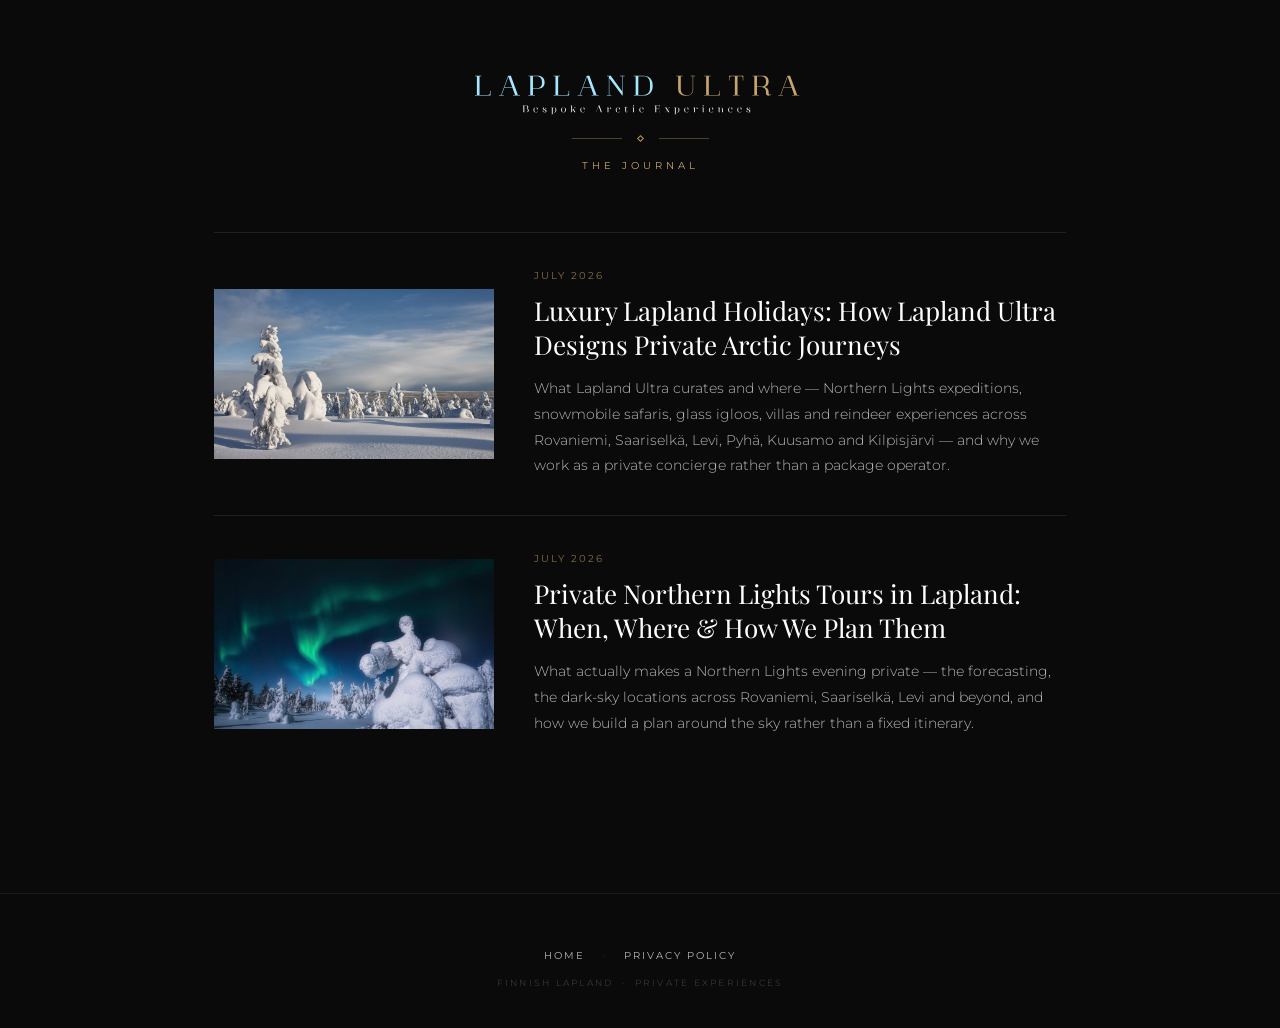
<file: journal/index.html>
<!DOCTYPE html>
<html lang="en">
<head>
<meta charset="UTF-8">
<!-- Google tag (gtag.js) -->
<script async src="https://www.googletagmanager.com/gtag/js?id=AW-18253017665"></script>
<script>
  window.dataLayer = window.dataLayer || [];
  function gtag(){dataLayer.push(arguments);}
  gtag('js', new Date());
  gtag('config', 'AW-18253017665');
</script>

<meta name="viewport" content="width=device-width, initial-scale=1.0">
<title>The Journal · Arctic Travel Notes · Lapland Ultra</title>
<meta name="description" content="Notes on private Arctic travel in Finnish Lapland — Northern Lights, wilderness journeys, and the details behind a bespoke Lapland Ultra itinerary.">
<link rel="canonical" href="https://laplandultra.com/journal/">
<link rel="icon" type="image/png" sizes="32x32" href="../favicon-32x32.png">
<link rel="icon" type="image/png" sizes="192x192" href="../favicon-192x192.png">
<link rel="apple-touch-icon" sizes="192x192" href="../apple-touch-icon.png">

<meta property="og:site_name" content="Lapland Ultra">
<meta property="og:title" content="The Journal · Lapland Ultra">
<meta property="og:description" content="Notes on private Arctic travel in Finnish Lapland — Northern Lights, wilderness journeys, and the details behind a bespoke Lapland Ultra itinerary.">
<meta property="og:type" content="website">
<meta property="og:url" content="https://laplandultra.com/journal/">
<meta property="og:image" content="https://laplandultra.com/journey-northern-lights.jpg">
<meta name="twitter:card" content="summary_large_image">

<script type="application/ld+json">
{
  "@context": "https://schema.org",
  "@type": "CollectionPage",
  "name": "The Journal",
  "url": "https://laplandultra.com/journal/",
  "isPartOf": { "@type": "WebSite", "name": "Lapland Ultra", "url": "https://laplandultra.com" }
}
</script>
<script type="application/ld+json">
{
  "@context": "https://schema.org",
  "@type": "BreadcrumbList",
  "itemListElement": [
    { "@type": "ListItem", "position": 1, "name": "Home", "item": "https://laplandultra.com/" },
    { "@type": "ListItem", "position": 2, "name": "Journal", "item": "https://laplandultra.com/journal/" }
  ]
}
</script>

<link rel="preconnect" href="https://fonts.googleapis.com">
<link href="https://fonts.googleapis.com/css2?family=Montserrat:ital,wght@0,300;0,400;1,300&family=Playfair+Display:wght@300;400&display=swap" rel="stylesheet">
<link rel="stylesheet" href="journal.css">
</head>
<body>

<header class="journal-header reveal">
  <a class="logo-link" href="../" aria-label="Lapland Ultra home">
    <img class="logo" src="../logo.svg" alt="Lapland Ultra">
  </a>
  <div class="divider">
    <div class="divider-line"></div>
    <div class="divider-diamond"></div>
    <div class="divider-line"></div>
  </div>
  <p class="journal-kicker">The Journal</p>
</header>

<main class="journal-list">
  <a class="post-card reveal" href="luxury-lapland-holidays/">
    <img class="post-card-image" src="../journey-destinations.jpg" alt="Arctic landscape across Finnish Lapland">
    <div>
      <p class="post-card-date">July 2026</p>
      <h2 class="post-card-title">Luxury Lapland Holidays: How Lapland Ultra Designs Private Arctic Journeys</h2>
      <p class="post-card-excerpt">What Lapland Ultra curates and where — Northern Lights expeditions, snowmobile safaris, glass igloos, villas and reindeer experiences across Rovaniemi, Saariselkä, Levi, Pyhä, Kuusamo and Kilpisjärvi — and why we work as a private concierge rather than a package operator.</p>
    </div>
  </a>
  <a class="post-card reveal" href="private-northern-lights-lapland/">
    <img class="post-card-image" src="../journey-northern-lights.jpg" alt="Northern Lights over Finnish Lapland">
    <div>
      <p class="post-card-date">July 2026</p>
      <h2 class="post-card-title">Private Northern Lights Tours in Lapland: When, Where &amp; How We Plan Them</h2>
      <p class="post-card-excerpt">What actually makes a Northern Lights evening private — the forecasting, the dark-sky locations across Rovaniemi, Saariselkä, Levi and beyond, and how we build a plan around the sky rather than a fixed itinerary.</p>
    </div>
  </a>
</main>

<footer class="site-footer reveal">
  <div class="footer-links">
    <a href="../" class="footer-link">Home</a>
    <span class="footer-dot">&middot;</span>
    <a href="../privacy.html" class="footer-link">Privacy Policy</a>
  </div>
  <div class="footer-copy">Finnish Lapland &nbsp;&middot;&nbsp; Private Experiences</div>
</footer>

<div class="modal-overlay" id="modalOverlay" onclick="closeOnOverlay(event)">
  <div class="modal">
    <button class="modal-close" onclick="closeModal()">&#215;</button>
    <div id="formContent">
      <div class="modal-title">Begin your journey</div>
      <div class="modal-sub">Private Arctic Experiences</div>
      <form id="inquiryForm" action="https://formspree.io/f/mlgkqrar" method="POST" onsubmit="submitForm(event)">
        <div class="form-row">
          <label class="form-label">Your Name</label>
          <input type="text" name="Name" class="form-input" placeholder="Your full name" required>
        </div>
        <div class="form-row">
          <label class="form-label">Email Address</label>
          <input type="email" name="Email" class="form-input" placeholder="your@email.com" required>
        </div>
        <div class="form-row">
          <label class="form-label">Desired Travel Dates</label>
          <input type="text" name="Travel Dates" class="form-input" placeholder="e.g. December 2026, flexible">
        </div>
        <div class="form-row">
          <label class="form-label">Number of Guests</label>
          <input type="text" name="Number of Guests" class="form-input" placeholder="Adults / children">
        </div>
        <div class="form-row">
          <label class="form-label">Accommodation Preference</label>
          <select name="Accommodation Preference" class="form-input form-select">
            <option value="" disabled selected>Select preference...</option>
            <option value="No preference">No preference</option>
            <option value="Private villa">Private villa</option>
            <option value="Luxury hotel">Luxury hotel</option>
            <option value="Glass igloo">Glass igloo</option>
            <option value="Surprise me">Surprise me</option>
          </select>
        </div>
        <div class="form-row">
          <label class="form-label">What Draws You To Lapland?</label>
          <input type="text" name="What Draws Them To Lapland" class="form-input" placeholder="Northern lights, wilderness, family adventure...">
        </div>
        <div class="form-row">
          <label class="form-label">Anything Else Worth Mentioning?</label>
          <input type="text" name="Additional Notes" class="form-input" placeholder="Special requests, celebrations, preferences...">
        </div>
        <button type="submit" class="form-submit">Send Inquiry</button>
      </form>
    </div>
    <div class="success-msg" id="successMsg">
      <p>Thank you.<br><span>We will be in touch within 24 hours.</span></p>
    </div>
  </div>
</div>

<script src="journal.js"></script>
</body>
</html>
</file>
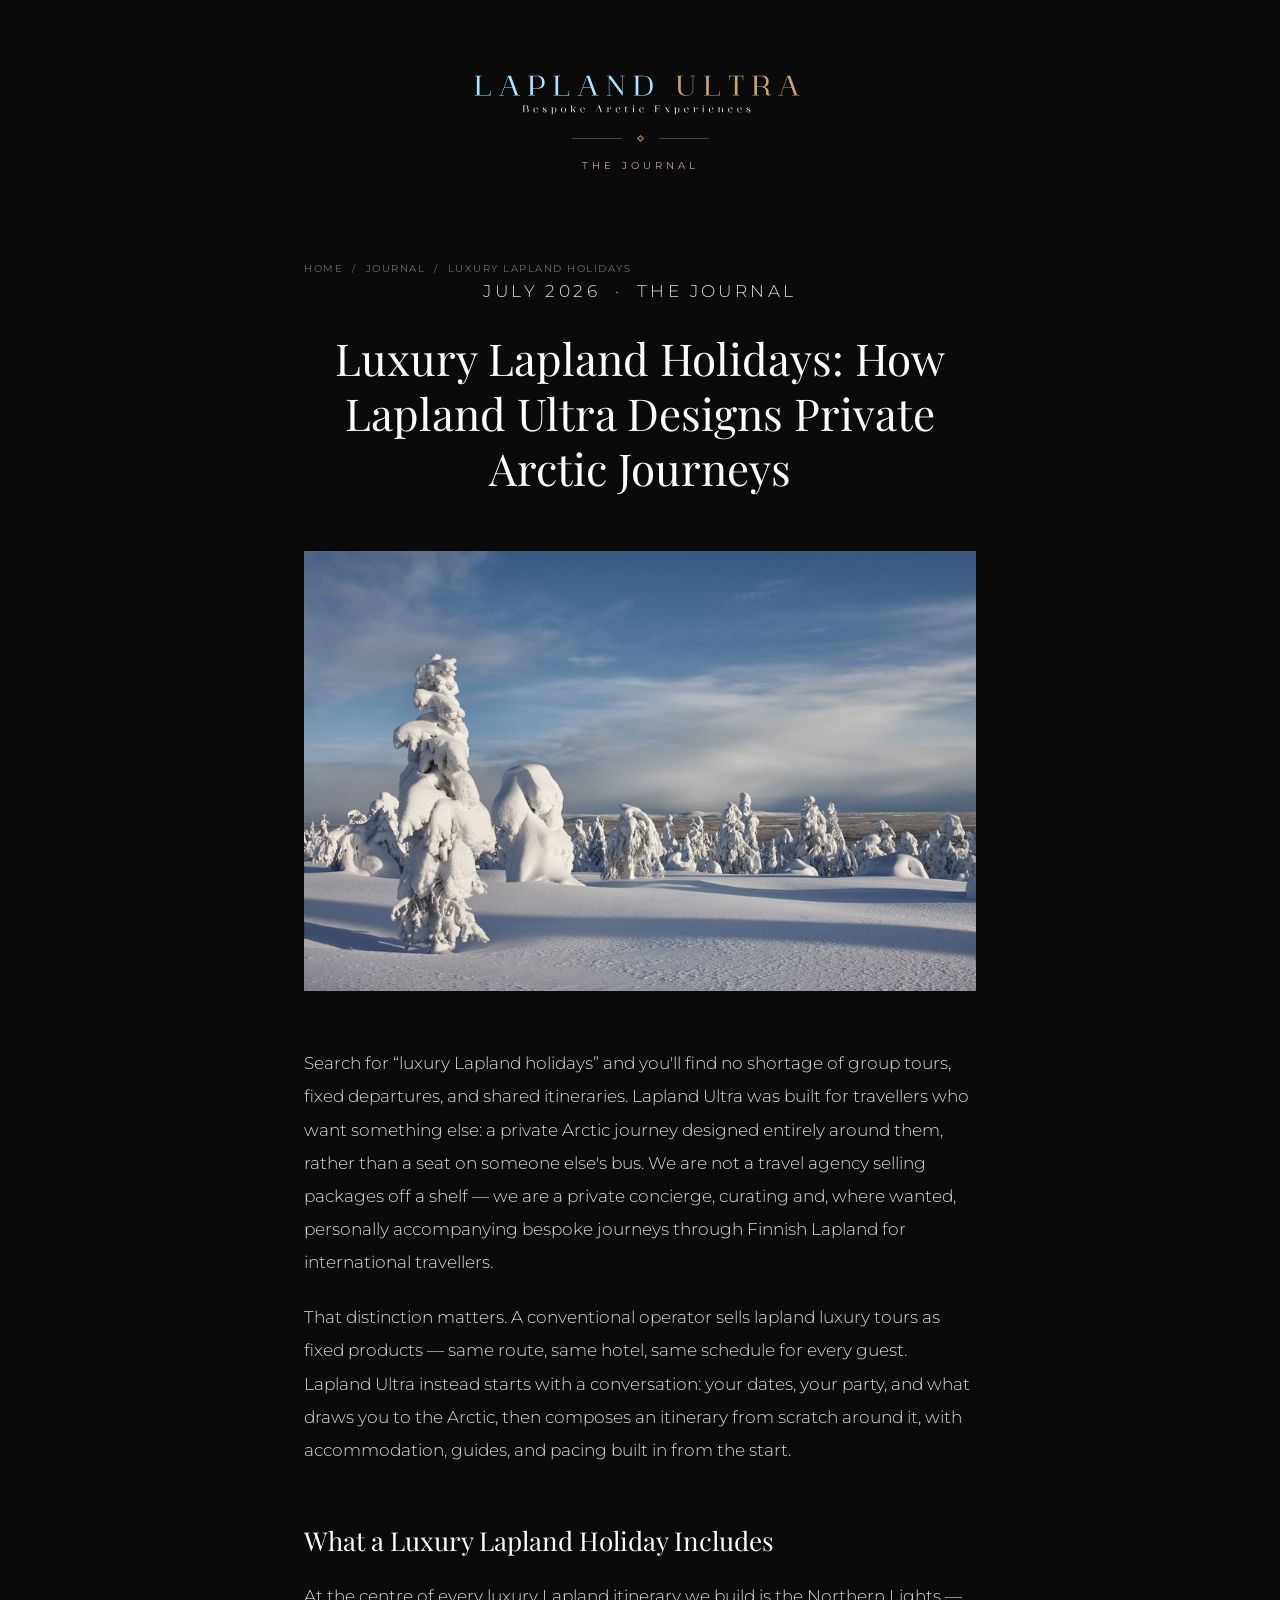
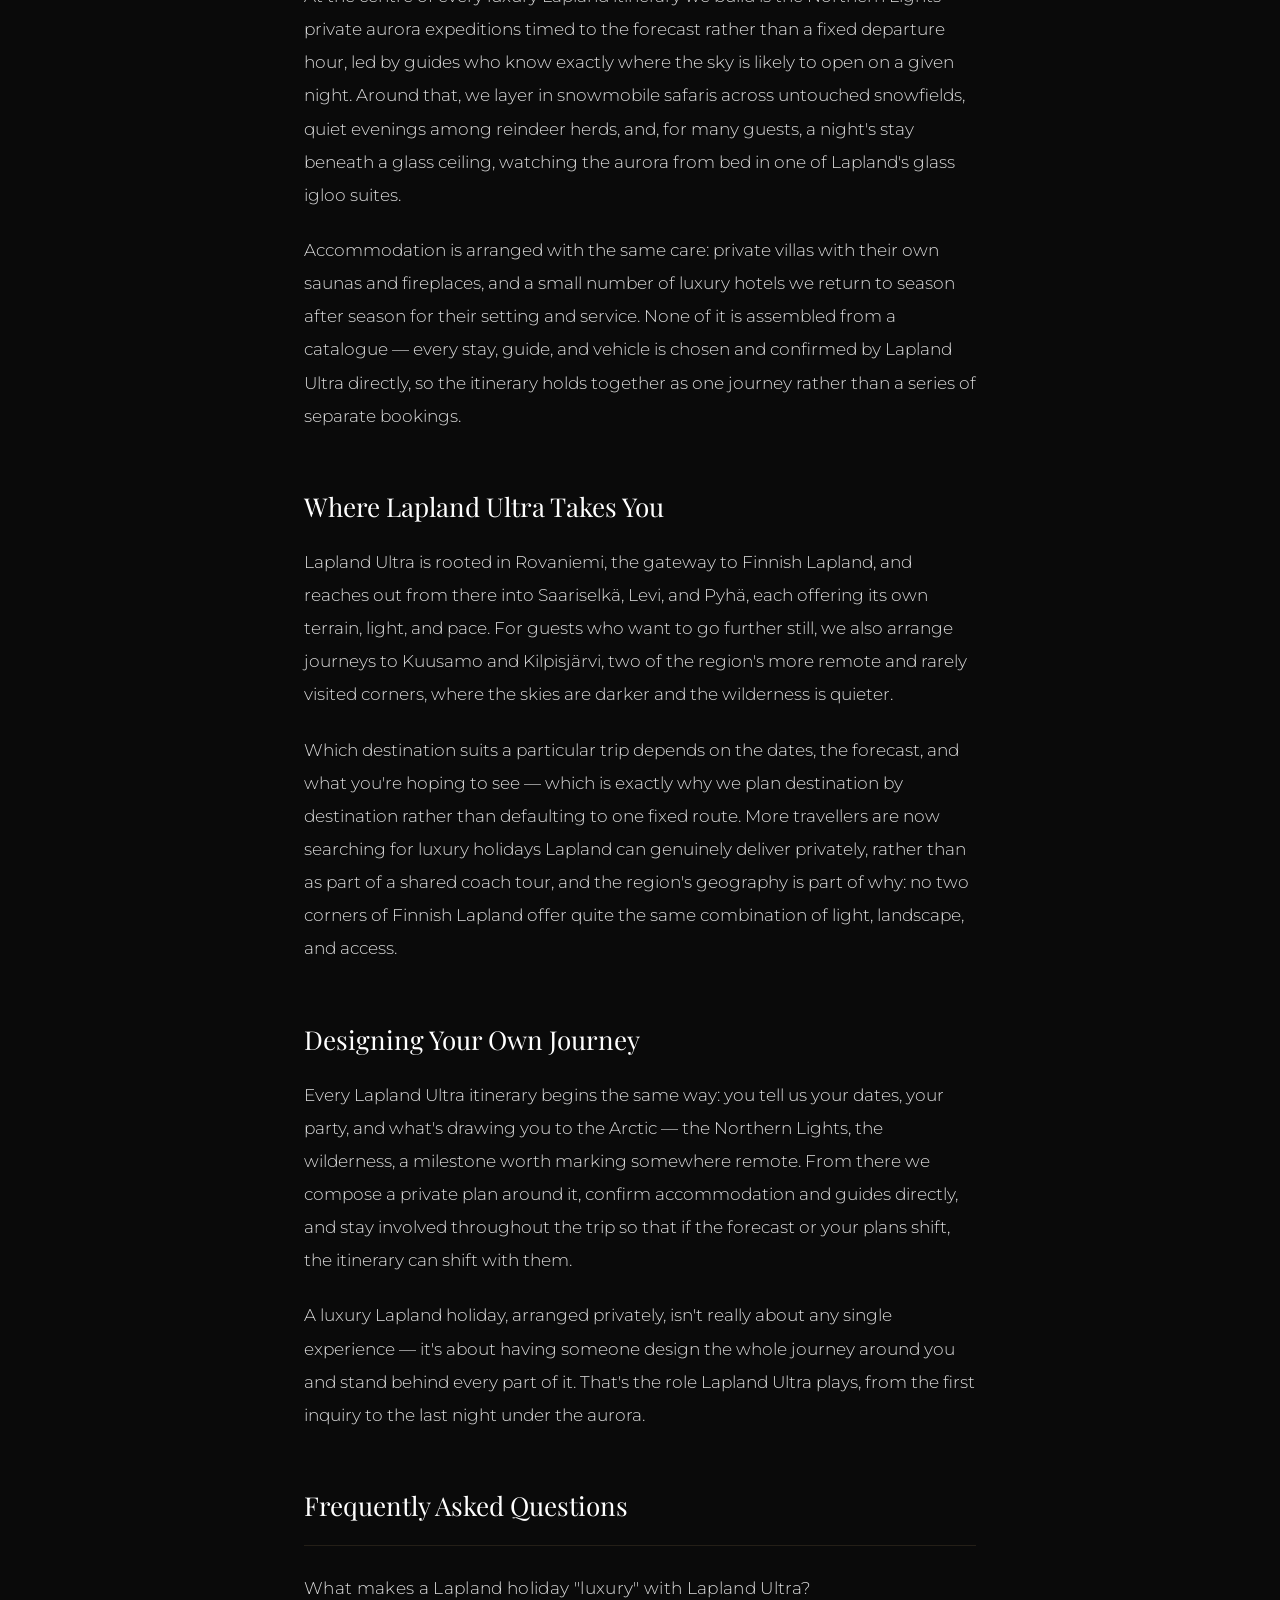
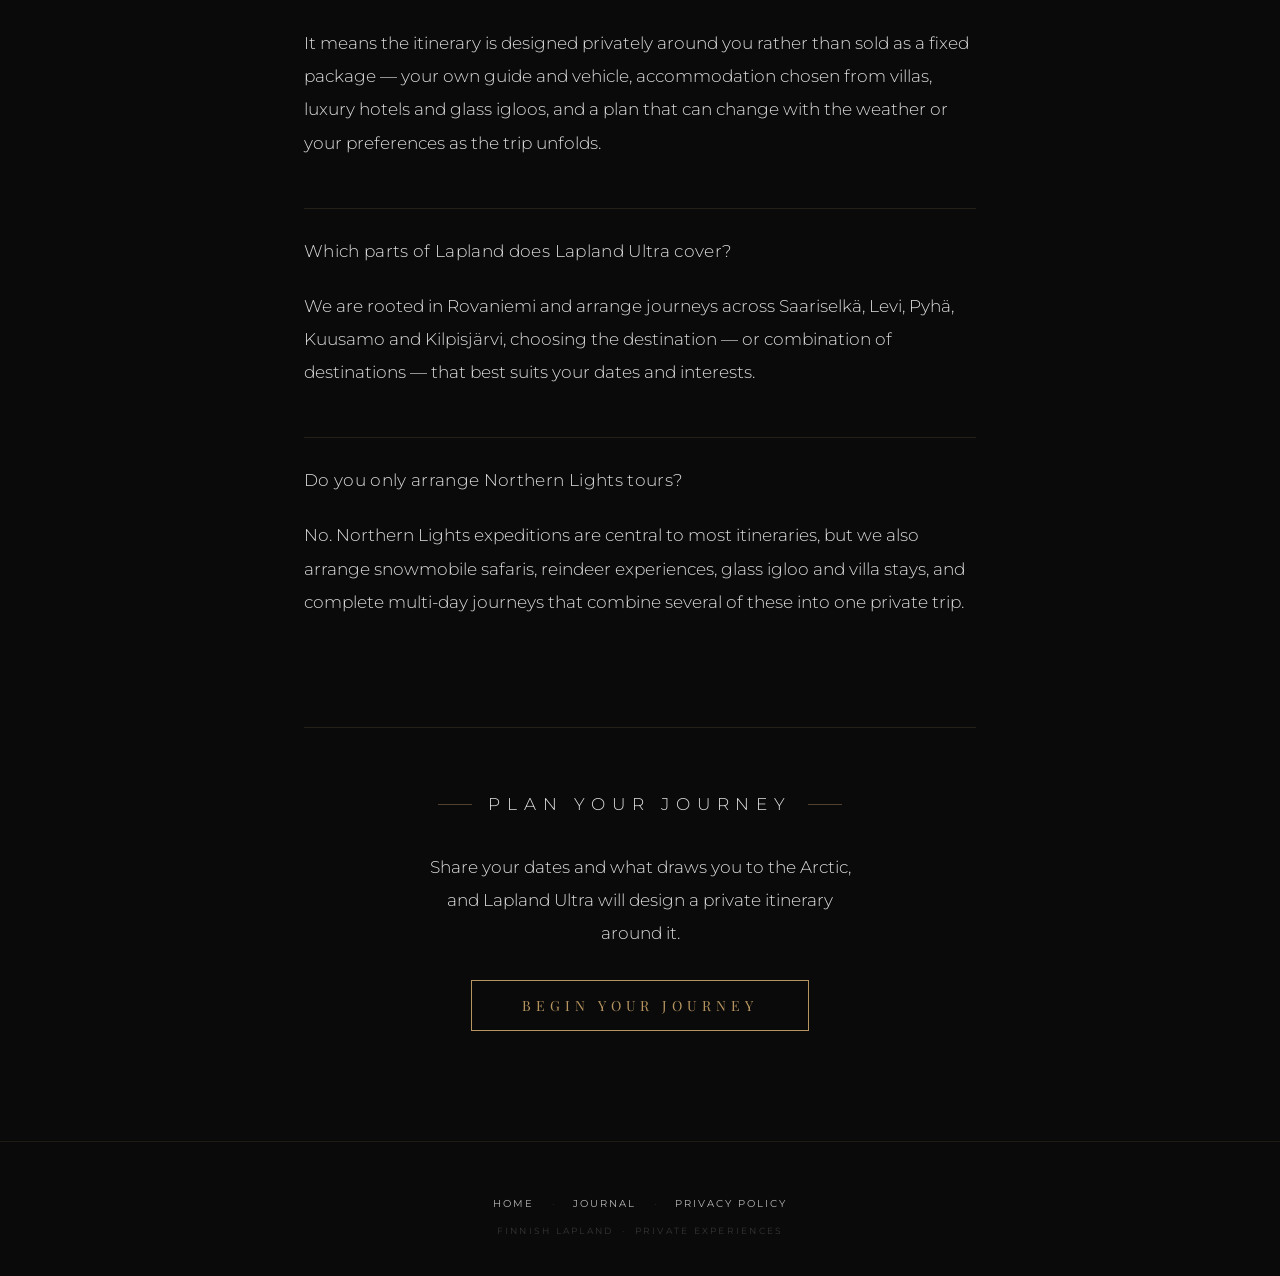
<file: journal/luxury-lapland-holidays/index.html>
<!DOCTYPE html>
<html lang="en">
<head>
<meta charset="UTF-8">
<!-- Google tag (gtag.js) -->
<script async src="https://www.googletagmanager.com/gtag/js?id=AW-18253017665"></script>
<script>
  window.dataLayer = window.dataLayer || [];
  function gtag(){dataLayer.push(arguments);}
  gtag('js', new Date());
  gtag('config', 'AW-18253017665');
</script>

<meta name="viewport" content="width=device-width, initial-scale=1.0">
<title>Luxury Lapland Holidays | Private Arctic Journeys by Lapland Ultra</title>
<meta name="description" content="Lapland Ultra designs private, luxury Lapland holidays across Rovaniemi, Saariselkä, Levi, Pyhä, Kuusamo and Kilpisjärvi — Northern Lights expeditions, glass igloos, luxury villas and reindeer experiences, arranged as one bespoke itinerary.">
<link rel="canonical" href="https://laplandultra.com/journal/luxury-lapland-holidays/">
<link rel="icon" type="image/png" sizes="32x32" href="../../favicon-32x32.png">
<link rel="icon" type="image/png" sizes="192x192" href="../../favicon-192x192.png">
<link rel="apple-touch-icon" sizes="192x192" href="../../apple-touch-icon.png">

<meta property="og:site_name" content="Lapland Ultra">
<meta property="og:title" content="Luxury Lapland Holidays | Lapland Ultra">
<meta property="og:description" content="Lapland Ultra designs private, luxury Lapland holidays across Rovaniemi, Saariselkä, Levi, Pyhä, Kuusamo and Kilpisjärvi — Northern Lights expeditions, glass igloos, luxury villas and reindeer experiences, arranged as one bespoke itinerary.">
<meta property="og:type" content="article">
<meta property="og:url" content="https://laplandultra.com/journal/luxury-lapland-holidays/">
<meta property="og:image" content="https://laplandultra.com/journey-destinations.jpg">
<meta name="twitter:card" content="summary_large_image">

<script type="application/ld+json">
{
  "@context": "https://schema.org",
  "@type": "Article",
  "headline": "Luxury Lapland Holidays: How Lapland Ultra Designs Private Arctic Journeys",
  "description": "Lapland Ultra designs private, luxury Lapland holidays across Rovaniemi, Saariselkä, Levi, Pyhä, Kuusamo and Kilpisjärvi — Northern Lights expeditions, glass igloos, luxury villas and reindeer experiences, arranged as one bespoke itinerary.",
  "image": "https://laplandultra.com/journey-destinations.jpg",
  "datePublished": "2026-07-17",
  "dateModified": "2026-07-17",
  "author": { "@type": "Organization", "name": "Lapland Ultra", "url": "https://laplandultra.com" },
  "publisher": {
    "@type": "Organization",
    "name": "Lapland Ultra",
    "logo": { "@type": "ImageObject", "url": "https://laplandultra.com/logo.svg" }
  },
  "mainEntityOfPage": { "@type": "WebPage", "@id": "https://laplandultra.com/journal/luxury-lapland-holidays/" }
}
</script>
<script type="application/ld+json">
{
  "@context": "https://schema.org",
  "@type": "BreadcrumbList",
  "itemListElement": [
    { "@type": "ListItem", "position": 1, "name": "Home", "item": "https://laplandultra.com/" },
    { "@type": "ListItem", "position": 2, "name": "Journal", "item": "https://laplandultra.com/journal/" },
    { "@type": "ListItem", "position": 3, "name": "Luxury Lapland Holidays", "item": "https://laplandultra.com/journal/luxury-lapland-holidays/" }
  ]
}
</script>
<script type="application/ld+json">
{
  "@context": "https://schema.org",
  "@type": "FAQPage",
  "mainEntity": [
    {
      "@type": "Question",
      "name": "What makes a Lapland holiday \"luxury\" with Lapland Ultra?",
      "acceptedAnswer": { "@type": "Answer", "text": "It means the itinerary is designed privately around you rather than sold as a fixed package — your own guide and vehicle, accommodation chosen from villas, luxury hotels and glass igloos, and a plan that can change with the weather or your preferences as the trip unfolds." }
    },
    {
      "@type": "Question",
      "name": "Which parts of Lapland does Lapland Ultra cover?",
      "acceptedAnswer": { "@type": "Answer", "text": "We are rooted in Rovaniemi and arrange journeys across Saariselkä, Levi, Pyhä, Kuusamo and Kilpisjärvi, choosing the destination — or combination of destinations — that best suits your dates and interests." }
    },
    {
      "@type": "Question",
      "name": "Do you only arrange Northern Lights tours?",
      "acceptedAnswer": { "@type": "Answer", "text": "No. Northern Lights expeditions are central to most itineraries, but we also arrange snowmobile safaris, reindeer experiences, glass igloo and villa stays, and complete multi-day journeys that combine several of these into one private trip." }
    }
  ]
}
</script>

<link rel="preconnect" href="https://fonts.googleapis.com">
<link href="https://fonts.googleapis.com/css2?family=Montserrat:ital,wght@0,300;0,400;1,300&family=Playfair+Display:wght@300;400&display=swap" rel="stylesheet">
<link rel="stylesheet" href="../journal.css">
</head>
<body>

<header class="journal-header reveal">
  <a class="logo-link" href="../../" aria-label="Lapland Ultra home">
    <img class="logo" src="../../logo.svg" alt="Lapland Ultra">
  </a>
  <div class="divider">
    <div class="divider-line"></div>
    <div class="divider-diamond"></div>
    <div class="divider-line"></div>
  </div>
  <p class="journal-kicker">The Journal</p>
</header>

<nav class="breadcrumb" aria-label="Breadcrumb">
  <a href="../../">Home</a> &nbsp;/&nbsp; <a href="../">Journal</a> &nbsp;/&nbsp; Luxury Lapland Holidays
</nav>

<article class="article reveal">
  <p class="article-meta">July 2026 &nbsp;&middot;&nbsp; The Journal</p>
  <h1>Luxury Lapland Holidays: How Lapland Ultra Designs Private Arctic Journeys</h1>

  <img class="article-hero" src="../../journey-destinations.jpg" alt="Arctic landscape across Finnish Lapland">

  <p>Search for “luxury Lapland holidays” and you'll find no shortage of group tours, fixed departures, and shared itineraries. Lapland Ultra was built for travellers who want something else: a private Arctic journey designed entirely around them, rather than a seat on someone else's bus. We are not a travel agency selling packages off a shelf — we are a private concierge, curating and, where wanted, personally accompanying bespoke journeys through Finnish Lapland for international travellers.</p>

  <p>That distinction matters. A conventional operator sells lapland luxury tours as fixed products — same route, same hotel, same schedule for every guest. Lapland Ultra instead starts with a conversation: your dates, your party, and what draws you to the Arctic, then composes an itinerary from scratch around it, with accommodation, guides, and pacing built in from the start.</p>

  <h2>What a Luxury Lapland Holiday Includes</h2>
  <p>At the centre of every luxury Lapland itinerary we build is the Northern Lights — private aurora expeditions timed to the forecast rather than a fixed departure hour, led by guides who know exactly where the sky is likely to open on a given night. Around that, we layer in snowmobile safaris across untouched snowfields, quiet evenings among reindeer herds, and, for many guests, a night's stay beneath a glass ceiling, watching the aurora from bed in one of Lapland's glass igloo suites.</p>
  <p>Accommodation is arranged with the same care: private villas with their own saunas and fireplaces, and a small number of luxury hotels we return to season after season for their setting and service. None of it is assembled from a catalogue — every stay, guide, and vehicle is chosen and confirmed by Lapland Ultra directly, so the itinerary holds together as one journey rather than a series of separate bookings.</p>

  <h2>Where Lapland Ultra Takes You</h2>
  <p>Lapland Ultra is rooted in Rovaniemi, the gateway to Finnish Lapland, and reaches out from there into Saariselkä, Levi, and Pyhä, each offering its own terrain, light, and pace. For guests who want to go further still, we also arrange journeys to Kuusamo and Kilpisjärvi, two of the region's more remote and rarely visited corners, where the skies are darker and the wilderness is quieter.</p>
  <p>Which destination suits a particular trip depends on the dates, the forecast, and what you're hoping to see — which is exactly why we plan destination by destination rather than defaulting to one fixed route. More travellers are now searching for luxury holidays Lapland can genuinely deliver privately, rather than as part of a shared coach tour, and the region's geography is part of why: no two corners of Finnish Lapland offer quite the same combination of light, landscape, and access.</p>

  <h2>Designing Your Own Journey</h2>
  <p>Every Lapland Ultra itinerary begins the same way: you tell us your dates, your party, and what's drawing you to the Arctic — the Northern Lights, the wilderness, a milestone worth marking somewhere remote. From there we compose a private plan around it, confirm accommodation and guides directly, and stay involved throughout the trip so that if the forecast or your plans shift, the itinerary can shift with them.</p>
  <p>A luxury Lapland holiday, arranged privately, isn't really about any single experience — it's about having someone design the whole journey around you and stand behind every part of it. That's the role Lapland Ultra plays, from the first inquiry to the last night under the aurora.</p>

  <div class="faq">
    <h2>Frequently Asked Questions</h2>

    <div class="faq-item">
      <p class="faq-question">What makes a Lapland holiday "luxury" with Lapland Ultra?</p>
      <p class="faq-answer">It means the itinerary is designed privately around you rather than sold as a fixed package — your own guide and vehicle, accommodation chosen from villas, luxury hotels and glass igloos, and a plan that can change with the weather or your preferences as the trip unfolds.</p>
    </div>

    <div class="faq-item">
      <p class="faq-question">Which parts of Lapland does Lapland Ultra cover?</p>
      <p class="faq-answer">We are rooted in Rovaniemi and arrange journeys across Saariselkä, Levi, Pyhä, Kuusamo and Kilpisjärvi, choosing the destination — or combination of destinations — that best suits your dates and interests.</p>
    </div>

    <div class="faq-item">
      <p class="faq-question">Do you only arrange Northern Lights tours?</p>
      <p class="faq-answer">No. Northern Lights expeditions are central to most itineraries, but we also arrange snowmobile safaris, reindeer experiences, glass igloo and villa stays, and complete multi-day journeys that combine several of these into one private trip.</p>
    </div>
  </div>

  <div class="article-cta">
    <p class="section-label" style="justify-content:center;">Plan Your Journey</p>
    <p>Share your dates and what draws you to the Arctic, and Lapland Ultra will design a private itinerary around it.</p>
    <a class="inquire-btn" onclick="openModal()">Begin Your Journey</a>
  </div>
</article>

<footer class="site-footer reveal">
  <div class="footer-links">
    <a href="../../" class="footer-link">Home</a>
    <span class="footer-dot">&middot;</span>
    <a href="../" class="footer-link">Journal</a>
    <span class="footer-dot">&middot;</span>
    <a href="../../privacy.html" class="footer-link">Privacy Policy</a>
  </div>
  <div class="footer-copy">Finnish Lapland &nbsp;&middot;&nbsp; Private Experiences</div>
</footer>

<div class="modal-overlay" id="modalOverlay" onclick="closeOnOverlay(event)">
  <div class="modal">
    <button class="modal-close" onclick="closeModal()">&#215;</button>
    <div id="formContent">
      <div class="modal-title">Begin your journey</div>
      <div class="modal-sub">Private Arctic Experiences</div>
      <form id="inquiryForm" action="https://formspree.io/f/mlgkqrar" method="POST" onsubmit="submitForm(event)">
        <div class="form-row">
          <label class="form-label">Your Name</label>
          <input type="text" name="Name" class="form-input" placeholder="Your full name" required>
        </div>
        <div class="form-row">
          <label class="form-label">Email Address</label>
          <input type="email" name="Email" class="form-input" placeholder="your@email.com" required>
        </div>
        <div class="form-row">
          <label class="form-label">Desired Travel Dates</label>
          <input type="text" name="Travel Dates" class="form-input" placeholder="e.g. December 2026, flexible">
        </div>
        <div class="form-row">
          <label class="form-label">Number of Guests</label>
          <input type="text" name="Number of Guests" class="form-input" placeholder="Adults / children">
        </div>
        <div class="form-row">
          <label class="form-label">Accommodation Preference</label>
          <select name="Accommodation Preference" class="form-input form-select">
            <option value="" disabled selected>Select preference...</option>
            <option value="No preference">No preference</option>
            <option value="Private villa">Private villa</option>
            <option value="Luxury hotel">Luxury hotel</option>
            <option value="Glass igloo">Glass igloo</option>
            <option value="Surprise me">Surprise me</option>
          </select>
        </div>
        <div class="form-row">
          <label class="form-label">What Draws You To Lapland?</label>
          <input type="text" name="What Draws Them To Lapland" class="form-input" placeholder="Northern lights, wilderness, family adventure...">
        </div>
        <div class="form-row">
          <label class="form-label">Anything Else Worth Mentioning?</label>
          <input type="text" name="Additional Notes" class="form-input" placeholder="Special requests, celebrations, preferences...">
        </div>
        <button type="submit" class="form-submit">Send Inquiry</button>
      </form>
    </div>
    <div class="success-msg" id="successMsg">
      <p>Thank you.<br><span>We will be in touch within 24 hours.</span></p>
    </div>
  </div>
</div>

<script src="../journal.js"></script>
</body>
</html>
</file>
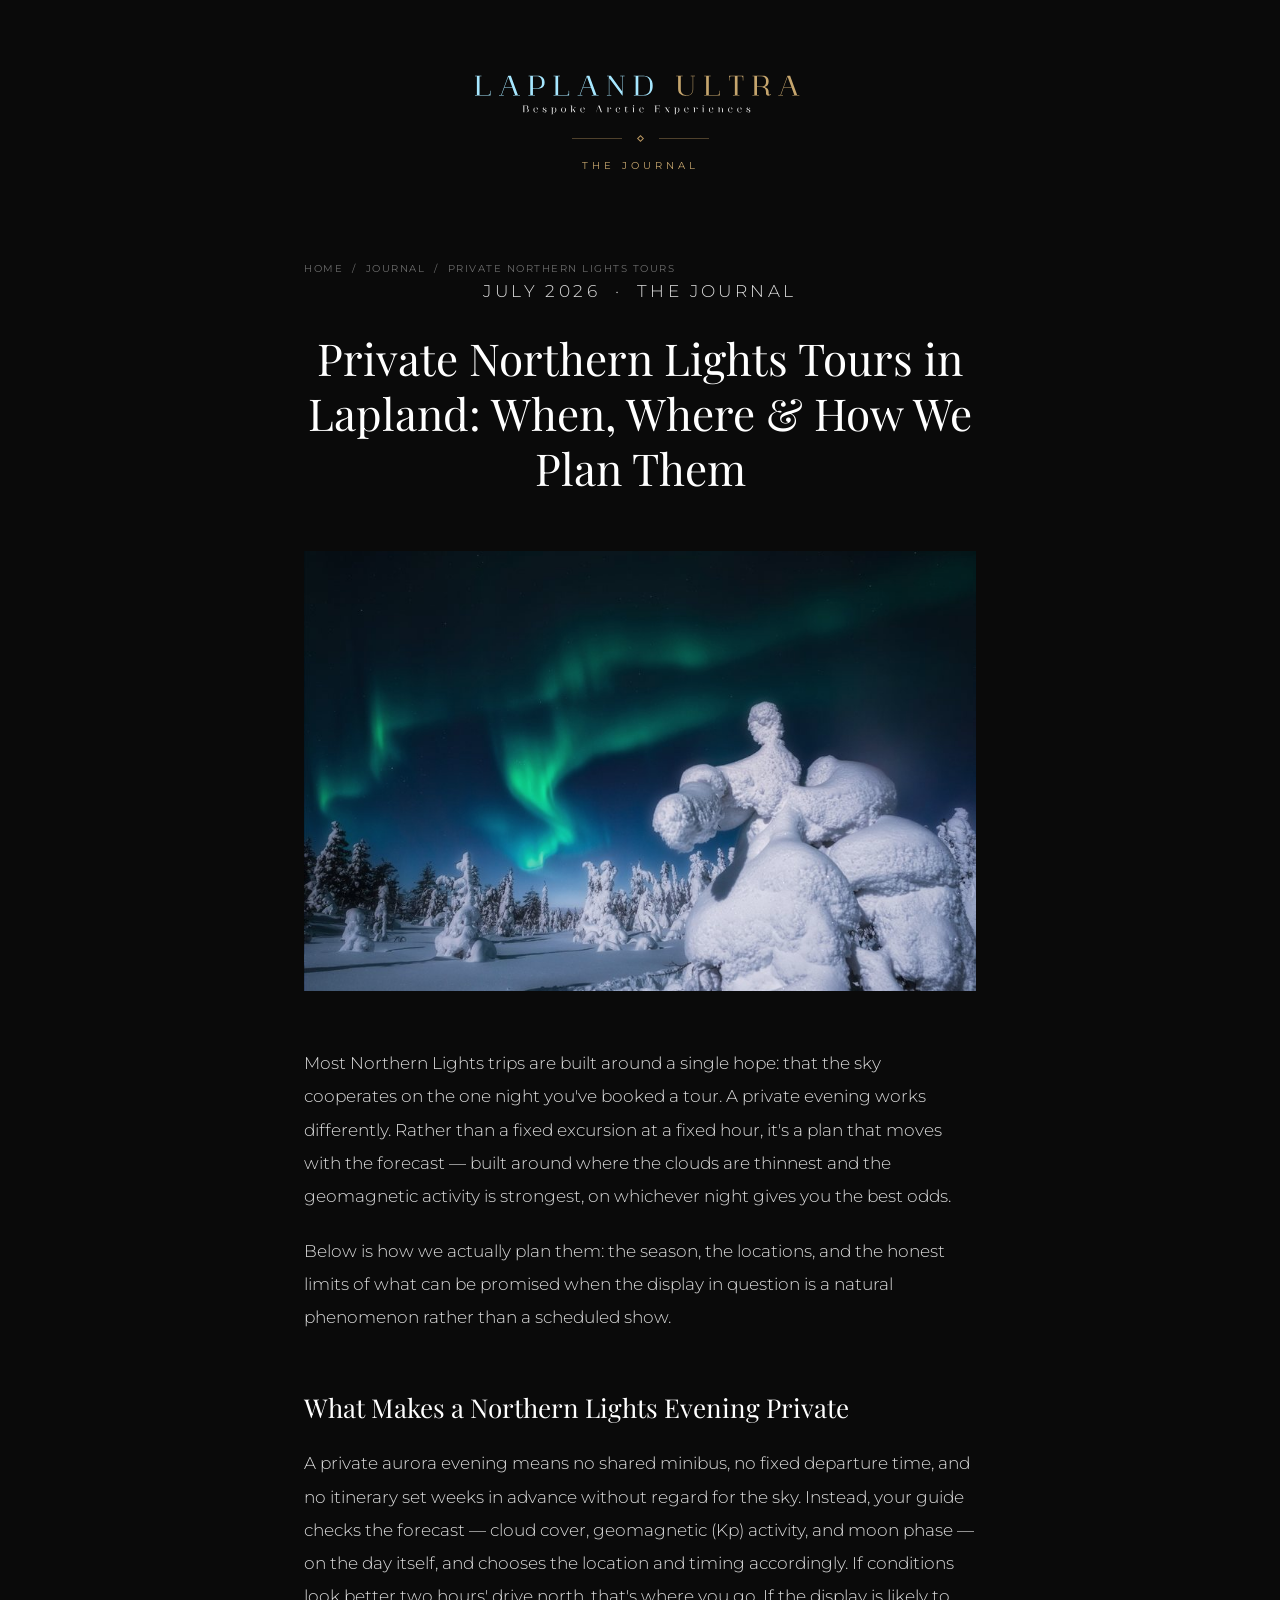
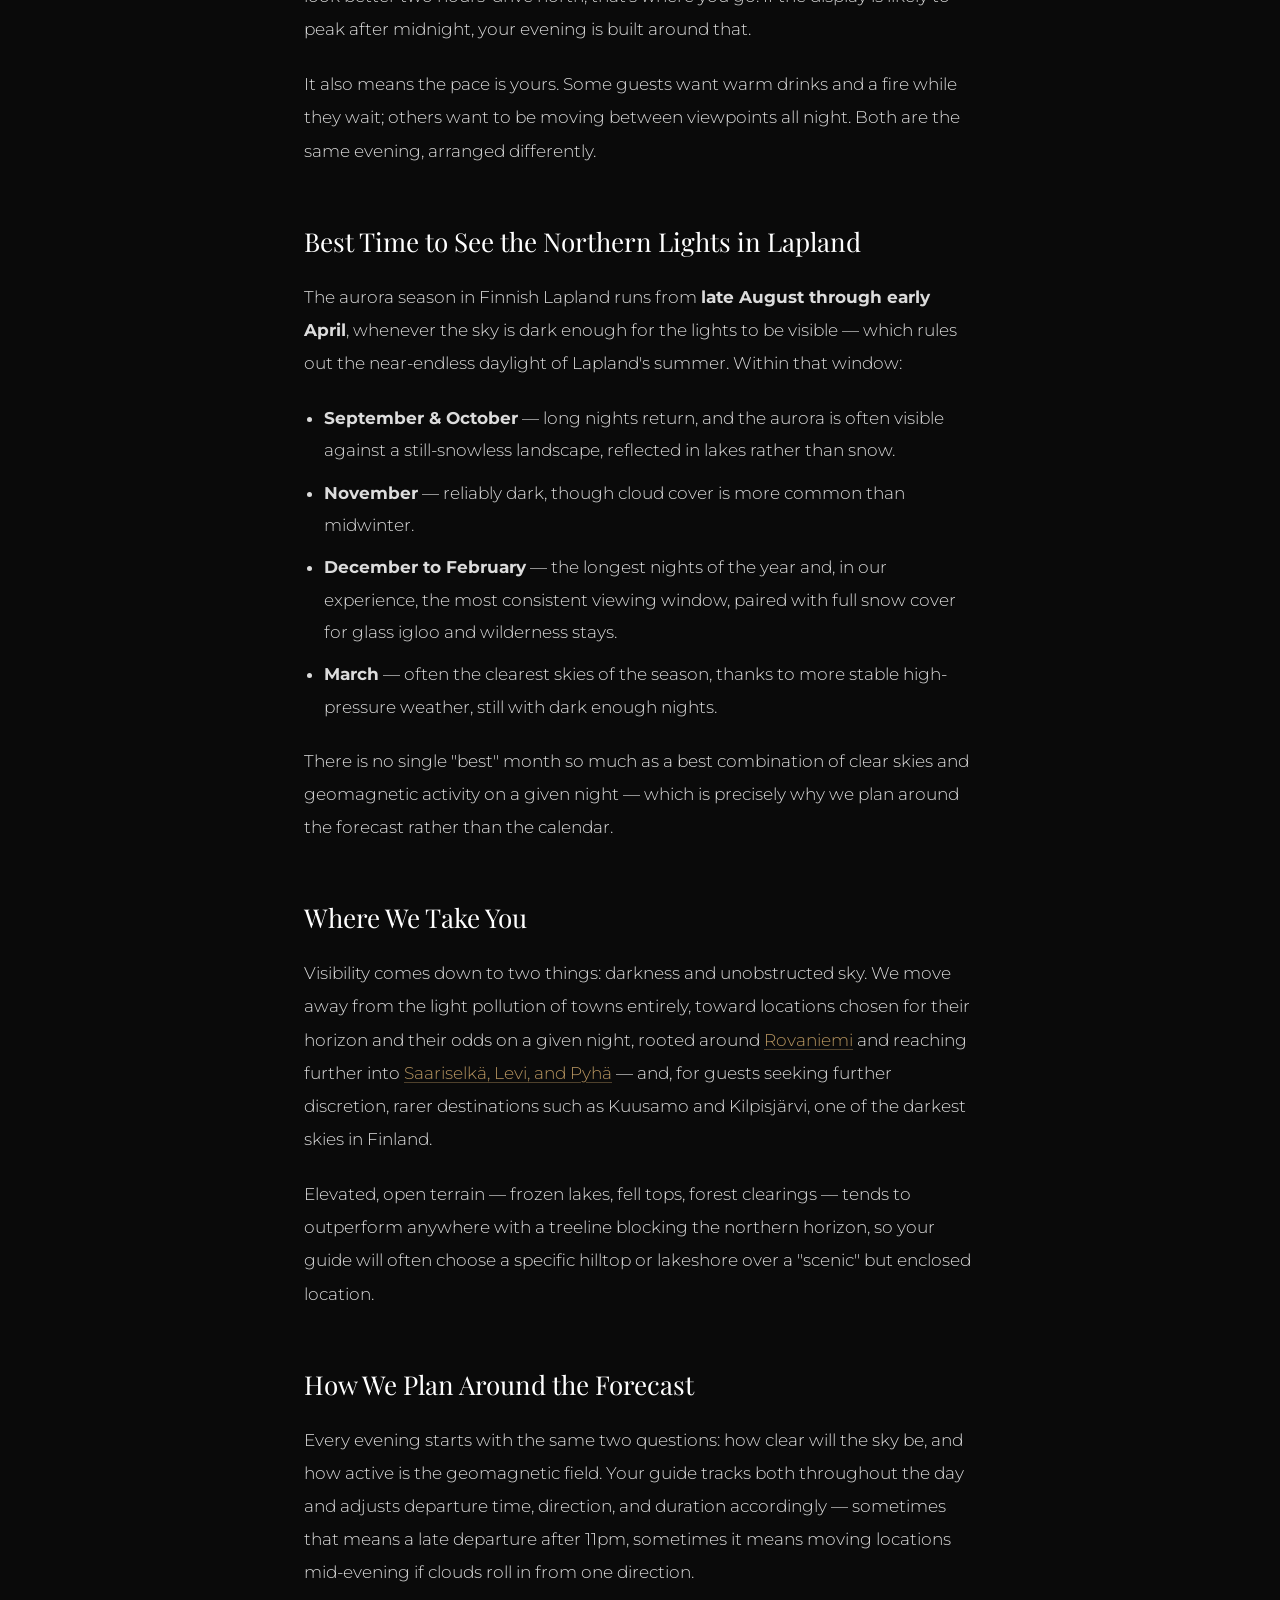
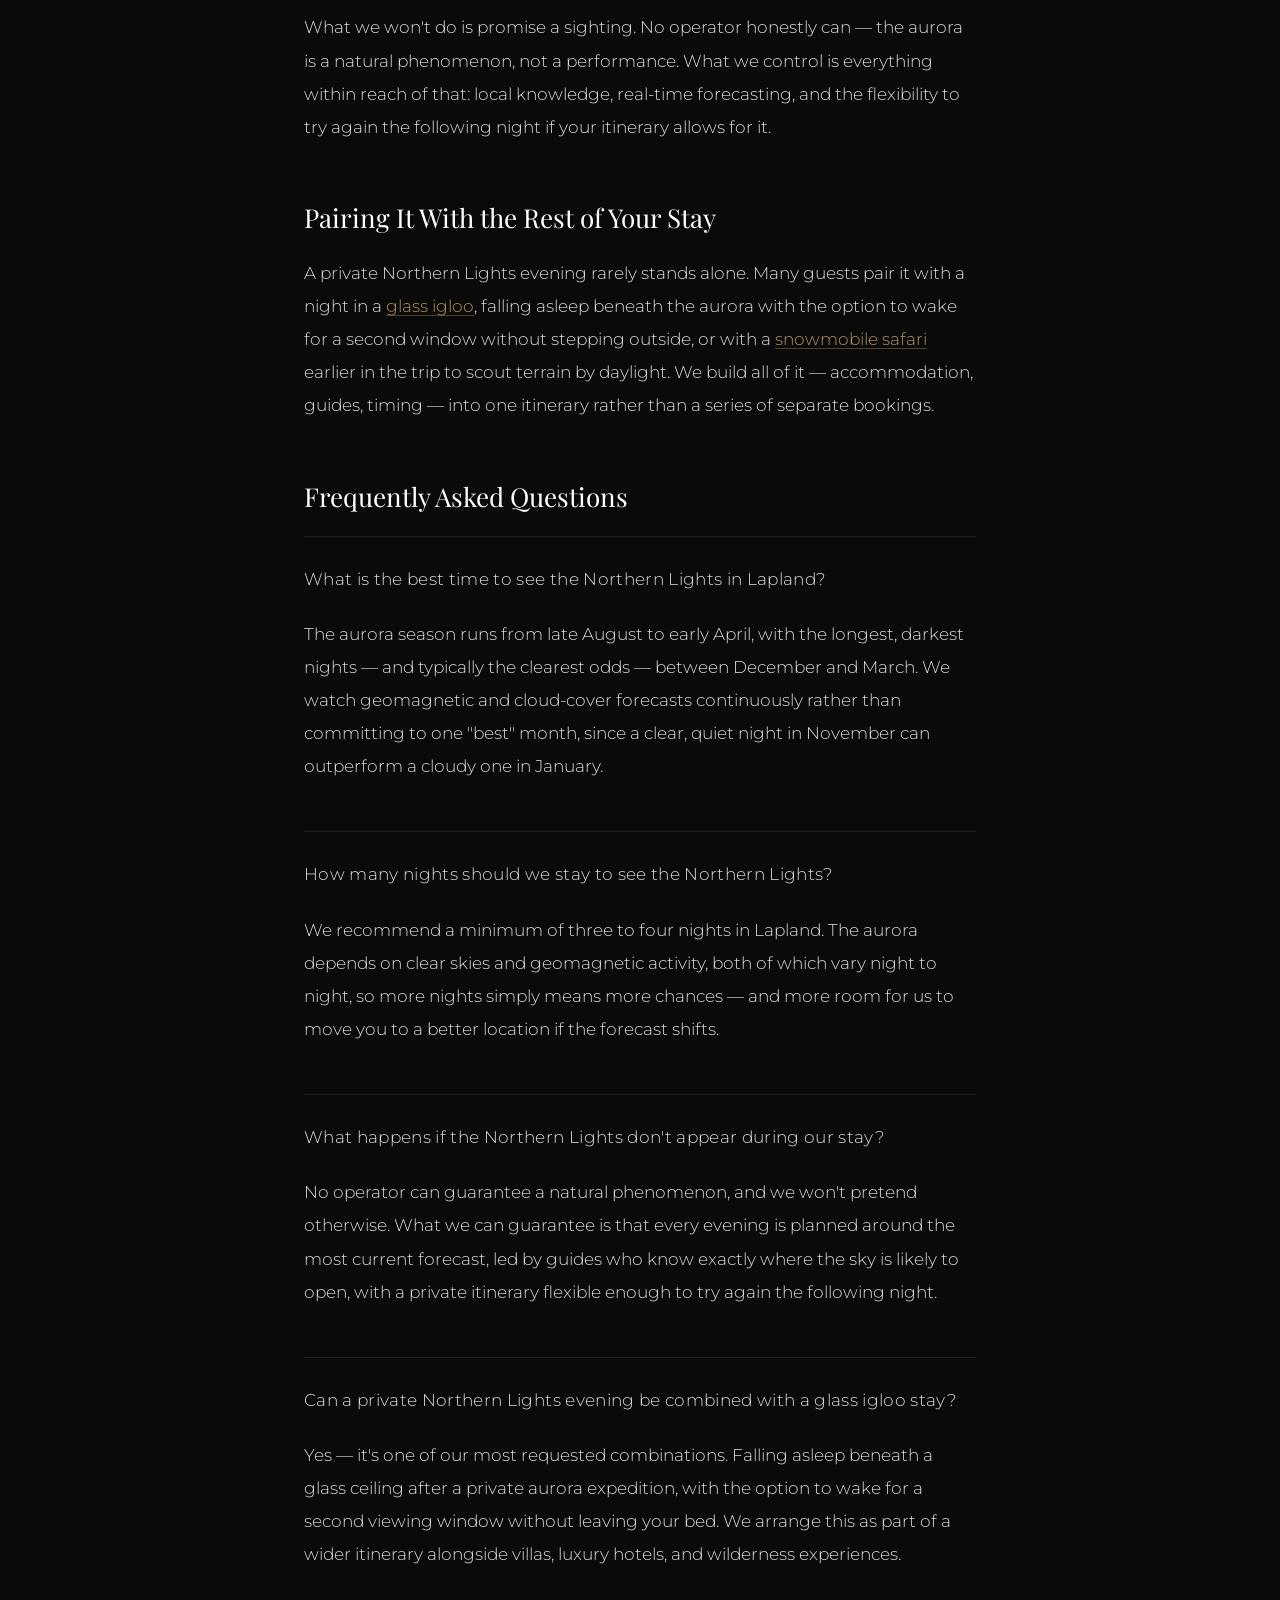
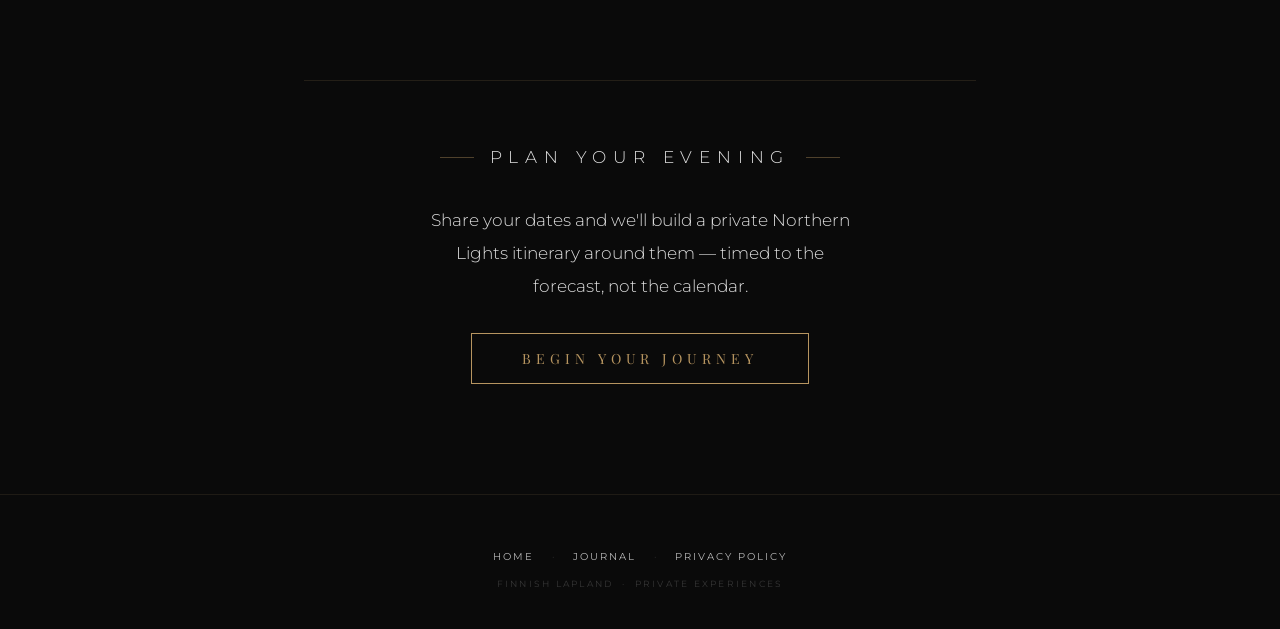
<file: journal/private-northern-lights-lapland/index.html>
<!DOCTYPE html>
<html lang="en">
<head>
<meta charset="UTF-8">
<!-- Google tag (gtag.js) -->
<script async src="https://www.googletagmanager.com/gtag/js?id=AW-18253017665"></script>
<script>
  window.dataLayer = window.dataLayer || [];
  function gtag(){dataLayer.push(arguments);}
  gtag('js', new Date());
  gtag('config', 'AW-18253017665');
</script>

<meta name="viewport" content="width=device-width, initial-scale=1.0">
<title>Private Northern Lights Tours in Lapland | Lapland Ultra</title>
<meta name="description" content="How we plan private Northern Lights experiences in Finnish Lapland — the best time to go, the dark-sky locations we use, and how forecasting shapes each evening.">
<link rel="canonical" href="https://laplandultra.com/journal/private-northern-lights-lapland/">
<link rel="icon" type="image/png" sizes="32x32" href="../../favicon-32x32.png">
<link rel="icon" type="image/png" sizes="192x192" href="../../favicon-192x192.png">
<link rel="apple-touch-icon" sizes="192x192" href="../../apple-touch-icon.png">

<meta property="og:site_name" content="Lapland Ultra">
<meta property="og:title" content="Private Northern Lights Tours in Lapland">
<meta property="og:description" content="How we plan private Northern Lights experiences in Finnish Lapland — the best time to go, the dark-sky locations we use, and how forecasting shapes each evening.">
<meta property="og:type" content="article">
<meta property="og:url" content="https://laplandultra.com/journal/private-northern-lights-lapland/">
<meta property="og:image" content="https://laplandultra.com/journey-northern-lights.jpg">
<meta name="twitter:card" content="summary_large_image">

<script type="application/ld+json">
{
  "@context": "https://schema.org",
  "@type": "BlogPosting",
  "headline": "Private Northern Lights Tours in Lapland: When, Where & How We Plan Them",
  "description": "How we plan private Northern Lights experiences in Finnish Lapland — the best time to go, the dark-sky locations we use, and how forecasting shapes each evening.",
  "image": "https://laplandultra.com/journey-northern-lights.jpg",
  "datePublished": "2026-07-14",
  "dateModified": "2026-07-14",
  "author": { "@type": "Organization", "name": "Lapland Ultra", "url": "https://laplandultra.com" },
  "publisher": {
    "@type": "Organization",
    "name": "Lapland Ultra",
    "logo": { "@type": "ImageObject", "url": "https://laplandultra.com/logo.svg" }
  },
  "mainEntityOfPage": { "@type": "WebPage", "@id": "https://laplandultra.com/journal/private-northern-lights-lapland/" }
}
</script>
<script type="application/ld+json">
{
  "@context": "https://schema.org",
  "@type": "BreadcrumbList",
  "itemListElement": [
    { "@type": "ListItem", "position": 1, "name": "Home", "item": "https://laplandultra.com/" },
    { "@type": "ListItem", "position": 2, "name": "Journal", "item": "https://laplandultra.com/journal/" },
    { "@type": "ListItem", "position": 3, "name": "Private Northern Lights Tours in Lapland", "item": "https://laplandultra.com/journal/private-northern-lights-lapland/" }
  ]
}
</script>
<script type="application/ld+json">
{
  "@context": "https://schema.org",
  "@type": "FAQPage",
  "mainEntity": [
    {
      "@type": "Question",
      "name": "What is the best time to see the Northern Lights in Lapland?",
      "acceptedAnswer": { "@type": "Answer", "text": "The aurora season in Finnish Lapland runs from late August to early April, with the longest, darkest nights — and typically the clearest odds — between December and March. We watch geomagnetic and cloud-cover forecasts continuously rather than committing to one 'best' month, since a clear, quiet night in November can outperform a cloudy one in January." }
    },
    {
      "@type": "Question",
      "name": "How many nights should we stay to see the Northern Lights?",
      "acceptedAnswer": { "@type": "Answer", "text": "We recommend a minimum of three to four nights in Lapland. The aurora depends on clear skies and geomagnetic activity, both of which vary night to night, so more nights simply means more chances — and more room for us to move you to a better location if the forecast shifts." }
    },
    {
      "@type": "Question",
      "name": "What happens if the Northern Lights don't appear during our stay?",
      "acceptedAnswer": { "@type": "Answer", "text": "No operator can guarantee a natural phenomenon, and we won't pretend otherwise. What we can guarantee is that every evening is planned around the most current forecast, led by guides who know exactly where the sky is likely to open, with a private itinerary flexible enough to try again the following night." }
    },
    {
      "@type": "Question",
      "name": "Can a private Northern Lights evening be combined with a glass igloo stay?",
      "acceptedAnswer": { "@type": "Answer", "text": "Yes. It's one of our most requested combinations — falling asleep beneath a glass ceiling after a private aurora expedition, with the option to wake for a second viewing window without leaving your bed. We arrange this as part of a wider itinerary alongside villas, luxury hotels, and wilderness experiences." }
    }
  ]
}
</script>

<link rel="preconnect" href="https://fonts.googleapis.com">
<link href="https://fonts.googleapis.com/css2?family=Montserrat:ital,wght@0,300;0,400;1,300&family=Playfair+Display:wght@300;400&display=swap" rel="stylesheet">
<link rel="stylesheet" href="../journal.css">
</head>
<body>

<header class="journal-header reveal">
  <a class="logo-link" href="../../" aria-label="Lapland Ultra home">
    <img class="logo" src="../../logo.svg" alt="Lapland Ultra">
  </a>
  <div class="divider">
    <div class="divider-line"></div>
    <div class="divider-diamond"></div>
    <div class="divider-line"></div>
  </div>
  <p class="journal-kicker">The Journal</p>
</header>

<nav class="breadcrumb" aria-label="Breadcrumb">
  <a href="../../">Home</a> &nbsp;/&nbsp; <a href="../">Journal</a> &nbsp;/&nbsp; Private Northern Lights Tours
</nav>

<article class="article reveal">
  <p class="article-meta">July 2026 &nbsp;&middot;&nbsp; The Journal</p>
  <h1>Private Northern Lights Tours in Lapland: When, Where &amp; How We Plan Them</h1>

  <img class="article-hero" src="../../journey-northern-lights.jpg" alt="Aurora borealis over a snow-covered forest in Finnish Lapland">

  <p>Most Northern Lights trips are built around a single hope: that the sky cooperates on the one night you've booked a tour. A private evening works differently. Rather than a fixed excursion at a fixed hour, it's a plan that moves with the forecast — built around where the clouds are thinnest and the geomagnetic activity is strongest, on whichever night gives you the best odds.</p>

  <p>Below is how we actually plan them: the season, the locations, and the honest limits of what can be promised when the display in question is a natural phenomenon rather than a scheduled show.</p>

  <h2>What Makes a Northern Lights Evening Private</h2>
  <p>A private aurora evening means no shared minibus, no fixed departure time, and no itinerary set weeks in advance without regard for the sky. Instead, your guide checks the forecast — cloud cover, geomagnetic (Kp) activity, and moon phase — on the day itself, and chooses the location and timing accordingly. If conditions look better two hours' drive north, that's where you go. If the display is likely to peak after midnight, your evening is built around that.</p>
  <p>It also means the pace is yours. Some guests want warm drinks and a fire while they wait; others want to be moving between viewpoints all night. Both are the same evening, arranged differently.</p>

  <h2>Best Time to See the Northern Lights in Lapland</h2>
  <p>The aurora season in Finnish Lapland runs from <strong>late August through early April</strong>, whenever the sky is dark enough for the lights to be visible — which rules out the near-endless daylight of Lapland's summer. Within that window:</p>
  <ul>
    <li><strong>September &amp; October</strong> — long nights return, and the aurora is often visible against a still-snowless landscape, reflected in lakes rather than snow.</li>
    <li><strong>November</strong> — reliably dark, though cloud cover is more common than midwinter.</li>
    <li><strong>December to February</strong> — the longest nights of the year and, in our experience, the most consistent viewing window, paired with full snow cover for glass igloo and wilderness stays.</li>
    <li><strong>March</strong> — often the clearest skies of the season, thanks to more stable high-pressure weather, still with dark enough nights.</li>
  </ul>
  <p>There is no single "best" month so much as a best combination of clear skies and geomagnetic activity on a given night — which is precisely why we plan around the forecast rather than the calendar.</p>

  <h2>Where We Take You</h2>
  <p>Visibility comes down to two things: darkness and unobstructed sky. We move away from the light pollution of towns entirely, toward locations chosen for their horizon and their odds on a given night, rooted around <a class="inline-link" href="../../#journeys">Rovaniemi</a> and reaching further into <a class="inline-link" href="../../#journeys">Saariselkä, Levi, and Pyhä</a> — and, for guests seeking further discretion, rarer destinations such as Kuusamo and Kilpisjärvi, one of the darkest skies in Finland.</p>
  <p>Elevated, open terrain — frozen lakes, fell tops, forest clearings — tends to outperform anywhere with a treeline blocking the northern horizon, so your guide will often choose a specific hilltop or lakeshore over a "scenic" but enclosed location.</p>

  <h2>How We Plan Around the Forecast</h2>
  <p>Every evening starts with the same two questions: how clear will the sky be, and how active is the geomagnetic field. Your guide tracks both throughout the day and adjusts departure time, direction, and duration accordingly — sometimes that means a late departure after 11pm, sometimes it means moving locations mid-evening if clouds roll in from one direction.</p>
  <p>What we won't do is promise a sighting. No operator honestly can — the aurora is a natural phenomenon, not a performance. What we control is everything within reach of that: local knowledge, real-time forecasting, and the flexibility to try again the following night if your itinerary allows for it.</p>

  <h2>Pairing It With the Rest of Your Stay</h2>
  <p>A private Northern Lights evening rarely stands alone. Many guests pair it with a night in a <a class="inline-link" href="../../#journeys">glass igloo</a>, falling asleep beneath the aurora with the option to wake for a second window without stepping outside, or with a <a class="inline-link" href="../../#journeys">snowmobile safari</a> earlier in the trip to scout terrain by daylight. We build all of it — accommodation, guides, timing — into one itinerary rather than a series of separate bookings.</p>

  <div class="faq">
    <h2>Frequently Asked Questions</h2>

    <div class="faq-item">
      <p class="faq-question">What is the best time to see the Northern Lights in Lapland?</p>
      <p class="faq-answer">The aurora season runs from late August to early April, with the longest, darkest nights — and typically the clearest odds — between December and March. We watch geomagnetic and cloud-cover forecasts continuously rather than committing to one "best" month, since a clear, quiet night in November can outperform a cloudy one in January.</p>
    </div>

    <div class="faq-item">
      <p class="faq-question">How many nights should we stay to see the Northern Lights?</p>
      <p class="faq-answer">We recommend a minimum of three to four nights in Lapland. The aurora depends on clear skies and geomagnetic activity, both of which vary night to night, so more nights simply means more chances — and more room for us to move you to a better location if the forecast shifts.</p>
    </div>

    <div class="faq-item">
      <p class="faq-question">What happens if the Northern Lights don't appear during our stay?</p>
      <p class="faq-answer">No operator can guarantee a natural phenomenon, and we won't pretend otherwise. What we can guarantee is that every evening is planned around the most current forecast, led by guides who know exactly where the sky is likely to open, with a private itinerary flexible enough to try again the following night.</p>
    </div>

    <div class="faq-item">
      <p class="faq-question">Can a private Northern Lights evening be combined with a glass igloo stay?</p>
      <p class="faq-answer">Yes — it's one of our most requested combinations. Falling asleep beneath a glass ceiling after a private aurora expedition, with the option to wake for a second viewing window without leaving your bed. We arrange this as part of a wider itinerary alongside villas, luxury hotels, and wilderness experiences.</p>
    </div>
  </div>

  <div class="article-cta">
    <p class="section-label" style="justify-content:center;">Plan Your Evening</p>
    <p>Share your dates and we'll build a private Northern Lights itinerary around them — timed to the forecast, not the calendar.</p>
    <a class="inquire-btn" onclick="openModal()">Begin Your Journey</a>
  </div>
</article>

<footer class="site-footer reveal">
  <div class="footer-links">
    <a href="../../" class="footer-link">Home</a>
    <span class="footer-dot">&middot;</span>
    <a href="../" class="footer-link">Journal</a>
    <span class="footer-dot">&middot;</span>
    <a href="../../privacy.html" class="footer-link">Privacy Policy</a>
  </div>
  <div class="footer-copy">Finnish Lapland &nbsp;&middot;&nbsp; Private Experiences</div>
</footer>

<div class="modal-overlay" id="modalOverlay" onclick="closeOnOverlay(event)">
  <div class="modal">
    <button class="modal-close" onclick="closeModal()">&#215;</button>
    <div id="formContent">
      <div class="modal-title">Begin your journey</div>
      <div class="modal-sub">Private Arctic Experiences</div>
      <form id="inquiryForm" action="https://formspree.io/f/mlgkqrar" method="POST" onsubmit="submitForm(event)">
        <div class="form-row">
          <label class="form-label">Your Name</label>
          <input type="text" name="Name" class="form-input" placeholder="Your full name" required>
        </div>
        <div class="form-row">
          <label class="form-label">Email Address</label>
          <input type="email" name="Email" class="form-input" placeholder="your@email.com" required>
        </div>
        <div class="form-row">
          <label class="form-label">Desired Travel Dates</label>
          <input type="text" name="Travel Dates" class="form-input" placeholder="e.g. December 2026, flexible">
        </div>
        <div class="form-row">
          <label class="form-label">Number of Guests</label>
          <input type="text" name="Number of Guests" class="form-input" placeholder="Adults / children">
        </div>
        <div class="form-row">
          <label class="form-label">Accommodation Preference</label>
          <select name="Accommodation Preference" class="form-input form-select">
            <option value="" disabled selected>Select preference...</option>
            <option value="No preference">No preference</option>
            <option value="Private villa">Private villa</option>
            <option value="Luxury hotel">Luxury hotel</option>
            <option value="Glass igloo">Glass igloo</option>
            <option value="Surprise me">Surprise me</option>
          </select>
        </div>
        <div class="form-row">
          <label class="form-label">What Draws You To Lapland?</label>
          <input type="text" name="What Draws Them To Lapland" class="form-input" placeholder="Northern lights, wilderness, family adventure...">
        </div>
        <div class="form-row">
          <label class="form-label">Anything Else Worth Mentioning?</label>
          <input type="text" name="Additional Notes" class="form-input" placeholder="Special requests, celebrations, preferences...">
        </div>
        <button type="submit" class="form-submit">Send Inquiry</button>
      </form>
    </div>
    <div class="success-msg" id="successMsg">
      <p>Thank you.<br><span>We will be in touch within 24 hours.</span></p>
    </div>
  </div>
</div>

<script src="../journal.js"></script>
</body>
</html>
</file>
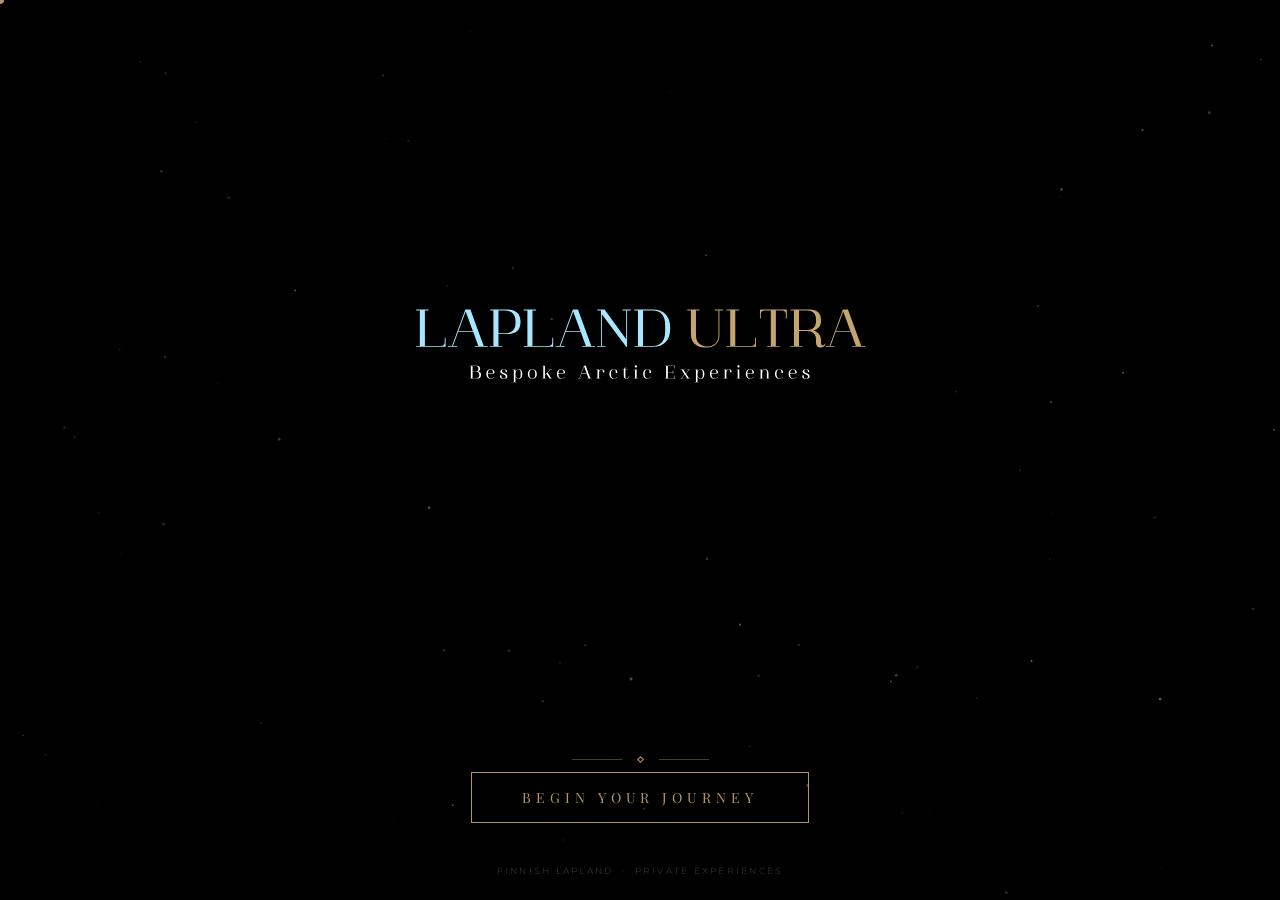
<file: index (5).html>
<!DOCTYPE html>
<html lang="en">
<head>
<meta charset="UTF-8">
<meta name="viewport" content="width=device-width, initial-scale=1.0">
<title>Private Arctic Experiences · Lapland Ultra</title>
<meta name="description" content="Bespoke Lapland journeys crafted exclusively for you. Private Arctic experiences — Northern Lights, snowmobile safaris, and complete winter itineraries.">
<link rel="preconnect" href="https://fonts.googleapis.com">
<link href="https://fonts.googleapis.com/css2?family=Cormorant+Garamond:ital,wght@0,300;1,300&family=Montserrat:wght@300;400&family=Playfair+Display:wght@300;400&display=swap" rel="stylesheet">
<style>
* { margin:0; padding:0; box-sizing:border-box; cursor:none !important; }

html, body {
  width:100%;
  height:100%;
  background:#000;
}

body {
  display:flex;
  align-items:center;
  justify-content:center;
  min-height:100vh;
  position:relative;
}

canvas#snow {
  position:fixed;
  top:0; left:0;
  width:100%; height:100%;
  pointer-events:none;
  z-index:0;
}

.content {
  position:relative;
  z-index:1;
  display:flex;
  flex-direction:column;
  align-items:center;
  text-align:center;
  gap:10px;
  margin-bottom:80px;
}

.logo {
  width:min(572px, 86vw);
  height:auto;
  display:block;
}

.divider {
  display:flex;
  align-items:center;
  gap:16px;
}

.divider-line { width:50px; height:0.5px; background:rgba(183,149,96,0.4); }
.divider-diamond { width:5px; height:5px; border:0.5px solid #b79560; transform:rotate(45deg); }

.inquire-btn {
  display:inline-block;
  margin-bottom:60px;
  padding:15px 50px;
  border:0.5px solid #b79560;
  color:#b79560;
  background:transparent;
  font-family:"Playfair Display", serif;
  font-size:14px;
  font-weight:300;
  letter-spacing:0.35em;
  text-transform:uppercase;
  text-decoration:none;
  cursor:pointer;
  transition:background 0.4s;
}

.inquire-btn:hover { background:rgba(183,149,96,0.08); }

.footer-text {
  position:fixed;
  bottom:24px;
  left:50%;
  transform:translateX(-50%);
  font-family:"Montserrat",sans-serif;
  font-size:9px;
  letter-spacing:0.25em;
  color:rgba(255,255,255,0.18);
  text-transform:uppercase;
  white-space:nowrap;
  z-index:1;
}

/* Modal */
.modal-overlay {
  display:none;
  position:fixed;
  top:0; left:0;
  width:100%; height:100%;
  background:rgba(0,0,0,0.85);
  z-index:100;
  align-items:center;
  justify-content:center;
  padding:20px;
  overflow-y:auto;
}

.modal-overlay.active { display:flex; }

.modal {
  background:#0a0a0a;
  border:0.5px solid rgba(183,149,96,0.3);
  padding:48px 40px;
  width:100%;
  max-width:520px;
  position:relative;
  margin:auto;
}

.modal-close {
  position:absolute;
  top:20px; right:24px;
  color:rgba(183,149,96,0.5);
  font-size:20px;
  cursor:pointer;
  background:none;
  border:none;
  line-height:1;
}

.modal-close:hover { color:#b79560; }

.modal-title {
  font-family:"Playfair Display",serif;
  font-size:26px;
  font-weight:300;
  color:#f0f0f0;
  margin-bottom:8px;
  letter-spacing:0.04em;
}

.modal-sub {
  font-size:10px;
  letter-spacing:0.22em;
  text-transform:uppercase;
  color:rgba(183,149,96,0.6);
  margin-bottom:36px;
  font-family:"Montserrat",sans-serif;
}

.form-row { margin-bottom:24px; }

.form-label {
  display:block;
  font-size:9px;
  letter-spacing:0.22em;
  text-transform:uppercase;
  color:rgba(255,255,255,0.3);
  margin-bottom:8px;
  font-family:"Montserrat",sans-serif;
}

.form-input {
  width:100%;
  background:transparent;
  border:none;
  border-bottom:0.5px solid rgba(183,149,96,0.25);
  padding:10px 0;
  color:#f0f0f0;
  font-family:"Playfair Display",serif;
  font-size:16px;
  font-weight:300;
  outline:none;
  transition:border-color 0.3s;
}

.form-input:focus { border-bottom-color:#b79560; }
.form-input::placeholder { color:rgba(255,255,255,0.15); font-style:italic; }

.form-submit {
  width:100%;
  margin-top:36px;
  padding:16px;
  border:0.5px solid #b79560;
  color:#b79560;
  background:transparent;
  font-family:"Playfair Display",serif;
  font-size:13px;
  font-weight:300;
  letter-spacing:0.3em;
  text-transform:uppercase;
  cursor:pointer;
  transition:background 0.3s;
}

.form-submit:hover { background:rgba(183,149,96,0.08); }

.success-msg { display:none; text-align:center; padding:20px 0; }
.success-msg p { font-family:"Playfair Display",serif; font-size:18px; font-weight:300; color:rgba(255,255,255,0.7); line-height:1.8; }
.success-msg span { color:#b79560; font-style:italic; }

.cursor {
  position:fixed;
  top:0; left:0;
  width:8px; height:8px;
  background:#b79560;
  border-radius:50%;
  pointer-events:none;
  z-index:9999;
  transform:translate(-50%,-50%);
  transition:transform 0.1s ease, opacity 0.3s;
}

</style>
</head>
<body>

<canvas id="snow"></canvas>

<div class="content">
  <img class="logo" src="[data-uri]" alt="Lapland Ultra">
  <div class="divider">
    <div class="divider-line"></div>
    <div class="divider-diamond"></div>
    <div class="divider-line"></div>
  </div>
  <a class="inquire-btn" onclick="openModal()">Begin Your Journey</a>
</div>

<div class="footer-text">Finnish Lapland &nbsp;&middot;&nbsp; Private Experiences</div>

<div class="modal-overlay" id="modalOverlay" onclick="closeOnOverlay(event)">
  <div class="modal">
    <button class="modal-close" onclick="closeModal()">&#215;</button>
    <div id="formContent">
      <div class="modal-title">Begin your journey</div>
      <div class="modal-sub">Private Arctic Experiences</div>
      <form onsubmit="submitForm(event)">
        <div class="form-row">
          <label class="form-label">Full name</label>
          <input type="text" class="form-input" placeholder="Your name" required>
        </div>
        <div class="form-row">
          <label class="form-label">Email address</label>
          <input type="email" class="form-input" placeholder="your@email.com" required>
        </div>
        <div class="form-row">
          <label class="form-label">Travel dates</label>
          <input type="text" class="form-input" placeholder="e.g. December 2025, flexible">
        </div>
        <div class="form-row">
          <label class="form-label">Number of guests</label>
          <input type="text" class="form-input" placeholder="Adults / children">
        </div>
        <div class="form-row">
          <label class="form-label">Your vision</label>
          <input type="text" class="form-input" placeholder="What are you dreaming of?">
        </div>
        <button type="submit" class="form-submit">Send Inquiry</button>
      </form>
    </div>
    <div class="success-msg" id="successMsg">
      <p>Thank you.<br><span>We will be in touch within 24 hours.</span></p>
    </div>
  </div>
</div>

<script>
const canvas = document.getElementById("snow");
const ctx = canvas.getContext("2d");
let flakes = [];
function resize() { canvas.width = window.innerWidth; canvas.height = window.innerHeight; }
resize();
window.addEventListener("resize", resize);
for (let i = 0; i < 80; i++) {
  flakes.push({ x: Math.random()*window.innerWidth, y: Math.random()*window.innerHeight, r: Math.random()*1.2+0.3, speed: Math.random()*0.4+0.1, drift: Math.random()*0.3-0.15, opacity: Math.random()*0.35+0.08 });
}
function drawSnow() {
  ctx.clearRect(0,0,canvas.width,canvas.height);
  flakes.forEach(f => {
    ctx.beginPath(); ctx.arc(f.x,f.y,f.r,0,Math.PI*2);
    ctx.fillStyle = "rgba(200,220,240,"+f.opacity+")"; ctx.fill();
    f.y += f.speed; f.x += f.drift;
    if (f.y > canvas.height) { f.y = -5; f.x = Math.random()*canvas.width; }
    if (f.x > canvas.width) f.x = 0;
    if (f.x < 0) f.x = canvas.width;
  });
  requestAnimationFrame(drawSnow);
}
drawSnow();
function openModal() { document.getElementById("modalOverlay").classList.add("active"); }
function closeModal() { document.getElementById("modalOverlay").classList.remove("active"); document.getElementById("formContent").style.display="block"; document.getElementById("successMsg").style.display="none"; }
function closeOnOverlay(e) { if (e.target === document.getElementById("modalOverlay")) closeModal(); }
function submitForm(e) { e.preventDefault(); document.getElementById("formContent").style.display="none"; document.getElementById("successMsg").style.display="block"; }

document.addEventListener("DOMContentLoaded", function() {
const cursor = document.getElementById("cursor");
let mx = 0, my = 0;

document.addEventListener("mousemove", e => {
  mx = e.clientX; my = e.clientY;
  cursor.style.left = mx + "px";
  cursor.style.top = my + "px";
});

document.querySelectorAll("a, button, .inquire-btn").forEach(el => {
  el.addEventListener("mouseenter", () => {
    cursor.style.transform = "translate(-50%,-50%) scale(1.8)";
  });
  el.addEventListener("mouseleave", () => {
    cursor.style.transform = "translate(-50%,-50%) scale(1)";
  });
});
}); // DOMContentLoaded
</script>

<div class="cursor" id="cursor"></div>
</body>
</html>
</file>
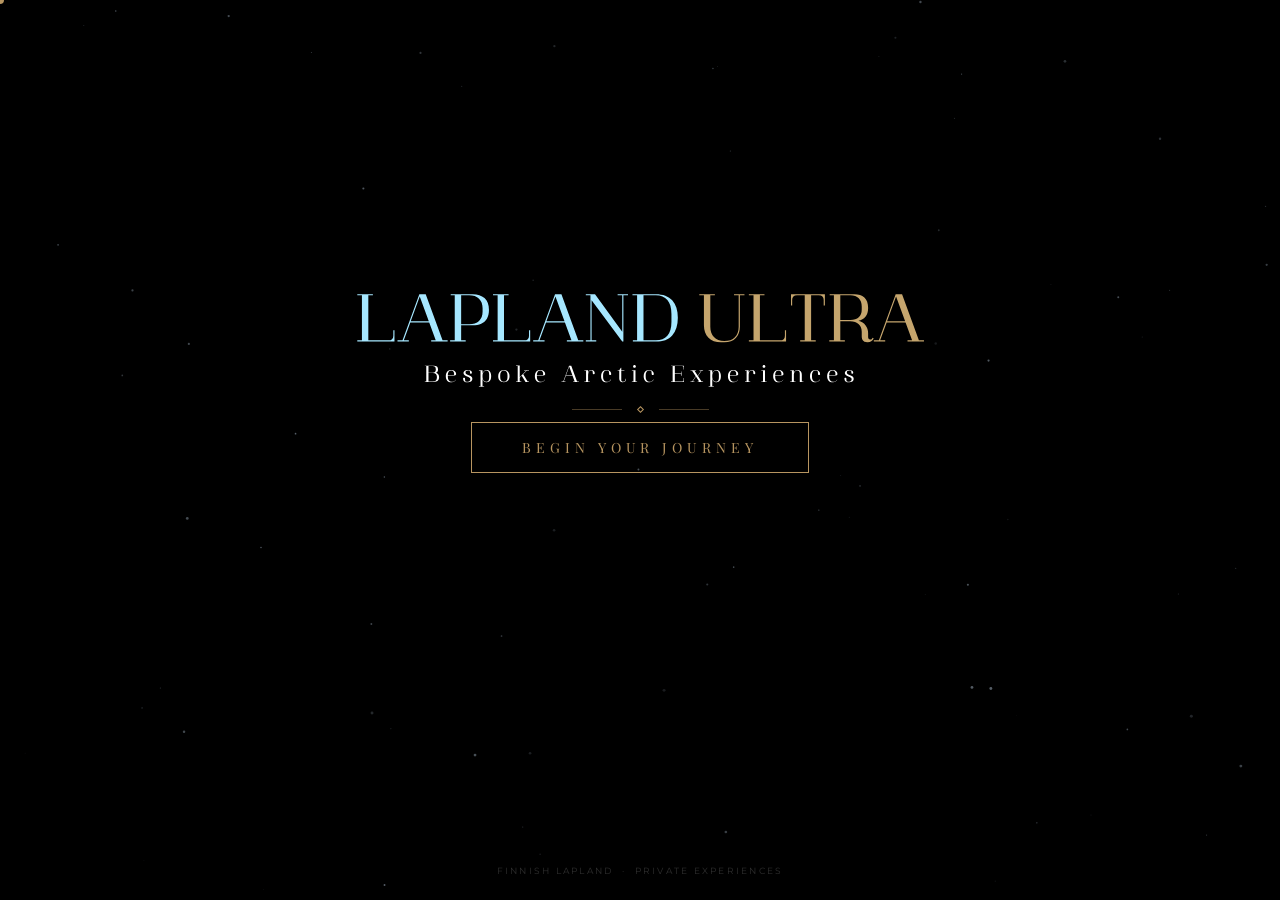
<file: index (6).html>
<!DOCTYPE html>
<html lang="en">
<head>
<meta charset="UTF-8">
<meta name="viewport" content="width=device-width, initial-scale=1.0">
<title>Private Arctic Experiences · Lapland Ultra</title>
<meta name="description" content="Bespoke Lapland journeys crafted exclusively for you. Private Arctic experiences — Northern Lights, snowmobile safaris, and complete winter itineraries.">
<link rel="preconnect" href="https://fonts.googleapis.com">
<link href="https://fonts.googleapis.com/css2?family=Cormorant+Garamond:ital,wght@0,300;1,300&family=Montserrat:wght@300;400&family=Playfair+Display:wght@300;400&display=swap" rel="stylesheet">
<style>
* { margin:0; padding:0; box-sizing:border-box; cursor:none !important; }

html, body {
  width:100%;
  height:100%;
  background:#000;
}

body {
  display:flex;
  align-items:center;
  justify-content:center;
  min-height:100vh;
  position:relative;
}

canvas#snow {
  position:fixed;
  top:0; left:0;
  width:100%; height:100%;
  pointer-events:none;
  z-index:0;
}

.content {
  position:relative;
  z-index:1;
  display:flex;
  flex-direction:column;
  align-items:center;
  text-align:center;
  gap:10px;
  margin-bottom:80px;
}

.logo {
  width:min(572px, 86vw);
  height:auto;
  display:block;
}

.divider {
  display:flex;
  align-items:center;
  gap:16px;
}

.divider-line { width:50px; height:0.5px; background:rgba(183,149,96,0.4); }
.divider-diamond { width:5px; height:5px; border:0.5px solid #b79560; transform:rotate(45deg); }

.inquire-btn {
  display:inline-block;
  margin-bottom:60px;
  padding:15px 50px;
  border:0.5px solid #b79560;
  color:#b79560;
  background:transparent;
  font-family:"Playfair Display", serif;
  font-size:14px;
  font-weight:300;
  letter-spacing:0.35em;
  text-transform:uppercase;
  text-decoration:none;
  cursor:pointer;
  transition:background 0.4s;
}

.inquire-btn:hover { background:rgba(183,149,96,0.08); }

.footer-text {
  position:fixed;
  bottom:24px;
  left:50%;
  transform:translateX(-50%);
  font-family:"Montserrat",sans-serif;
  font-size:9px;
  letter-spacing:0.25em;
  color:rgba(255,255,255,0.18);
  text-transform:uppercase;
  white-space:nowrap;
  z-index:1;
}

/* Modal */
.modal-overlay {
  display:none;
  position:fixed;
  top:0; left:0;
  width:100%; height:100%;
  background:rgba(0,0,0,0.85);
  z-index:100;
  align-items:center;
  justify-content:center;
  padding:20px;
  overflow-y:auto;
}

.modal-overlay.active { display:flex; }

.modal {
  background:#0a0a0a;
  border:0.5px solid rgba(183,149,96,0.3);
  padding:48px 40px;
  width:100%;
  max-width:520px;
  position:relative;
  margin:auto;
}

.modal-close {
  position:absolute;
  top:20px; right:24px;
  color:rgba(183,149,96,0.5);
  font-size:20px;
  cursor:pointer;
  background:none;
  border:none;
  line-height:1;
}

.modal-close:hover { color:#b79560; }

.modal-title {
  font-family:"Playfair Display",serif;
  font-size:26px;
  font-weight:300;
  color:#f0f0f0;
  margin-bottom:8px;
  letter-spacing:0.04em;
}

.modal-sub {
  font-size:10px;
  letter-spacing:0.22em;
  text-transform:uppercase;
  color:rgba(183,149,96,0.6);
  margin-bottom:36px;
  font-family:"Montserrat",sans-serif;
}

.form-row { margin-bottom:24px; }

.form-label {
  display:block;
  font-size:9px;
  letter-spacing:0.22em;
  text-transform:uppercase;
  color:rgba(255,255,255,0.3);
  margin-bottom:8px;
  font-family:"Montserrat",sans-serif;
}

.form-input {
  width:100%;
  background:transparent;
  border:none;
  border-bottom:0.5px solid rgba(183,149,96,0.25);
  padding:10px 0;
  color:#f0f0f0;
  font-family:"Playfair Display",serif;
  font-size:16px;
  font-weight:300;
  outline:none;
  transition:border-color 0.3s;
}

.form-input:focus { border-bottom-color:#b79560; }
.form-input::placeholder { color:rgba(255,255,255,0.15); font-style:italic; }

.form-submit {
  width:100%;
  margin-top:36px;
  padding:16px;
  border:0.5px solid #b79560;
  color:#b79560;
  background:transparent;
  font-family:"Playfair Display",serif;
  font-size:13px;
  font-weight:300;
  letter-spacing:0.3em;
  text-transform:uppercase;
  cursor:pointer;
  transition:background 0.3s;
}

.form-submit:hover { background:rgba(183,149,96,0.08); }

.success-msg { display:none; text-align:center; padding:20px 0; }
.success-msg p { font-family:"Playfair Display",serif; font-size:18px; font-weight:300; color:rgba(255,255,255,0.7); line-height:1.8; }
.success-msg span { color:#b79560; font-style:italic; }

.cursor {
  position:fixed;
  top:0; left:0;
  width:8px; height:8px;
  background:#b79560;
  border-radius:50%;
  pointer-events:none;
  z-index:9999;
  transform:translate(-50%,-50%);
  transition:transform 0.1s ease, opacity 0.3s;
}

</style>
</head>
<body>

<canvas id="snow"></canvas>

<div class="content">
  <img class="logo" src="[data-uri]" alt="Lapland Ultra">
  <div class="divider">
    <div class="divider-line"></div>
    <div class="divider-diamond"></div>
    <div class="divider-line"></div>
  </div>
  <a class="inquire-btn" onclick="openModal()">Begin Your Journey</a>
</div>

<div class="footer-text">Finnish Lapland &nbsp;&middot;&nbsp; Private Experiences</div>

<div class="modal-overlay" id="modalOverlay" onclick="closeOnOverlay(event)">
  <div class="modal">
    <button class="modal-close" onclick="closeModal()">&#215;</button>
    <div id="formContent">
      <div class="modal-title">Begin your journey</div>
      <div class="modal-sub">Private Arctic Experiences</div>
      <form onsubmit="submitForm(event)">
        <div class="form-row">
          <label class="form-label">Full name</label>
          <input type="text" class="form-input" placeholder="Your name" required>
        </div>
        <div class="form-row">
          <label class="form-label">Email address</label>
          <input type="email" class="form-input" placeholder="your@email.com" required>
        </div>
        <div class="form-row">
          <label class="form-label">Travel dates</label>
          <input type="text" class="form-input" placeholder="e.g. December 2025, flexible">
        </div>
        <div class="form-row">
          <label class="form-label">Number of guests</label>
          <input type="text" class="form-input" placeholder="Adults / children">
        </div>
        <div class="form-row">
          <label class="form-label">Your vision</label>
          <input type="text" class="form-input" placeholder="What are you dreaming of?">
        </div>
        <button type="submit" class="form-submit">Send Inquiry</button>
      </form>
    </div>
    <div class="success-msg" id="successMsg">
      <p>Thank you.<br><span>We will be in touch within 24 hours.</span></p>
    </div>
  </div>
</div>

<script>
const canvas = document.getElementById("snow");
const ctx = canvas.getContext("2d");
let flakes = [];
function resize() { canvas.width = window.innerWidth; canvas.height = window.innerHeight; }
resize();
window.addEventListener("resize", resize);
for (let i = 0; i < 80; i++) {
  flakes.push({ x: Math.random()*window.innerWidth, y: Math.random()*window.innerHeight, r: Math.random()*1.2+0.3, speed: Math.random()*0.4+0.1, drift: Math.random()*0.3-0.15, opacity: Math.random()*0.35+0.08 });
}
function drawSnow() {
  ctx.clearRect(0,0,canvas.width,canvas.height);
  flakes.forEach(f => {
    ctx.beginPath(); ctx.arc(f.x,f.y,f.r,0,Math.PI*2);
    ctx.fillStyle = "rgba(200,220,240,"+f.opacity+")"; ctx.fill();
    f.y += f.speed; f.x += f.drift;
    if (f.y > canvas.height) { f.y = -5; f.x = Math.random()*canvas.width; }
    if (f.x > canvas.width) f.x = 0;
    if (f.x < 0) f.x = canvas.width;
  });
  requestAnimationFrame(drawSnow);
}
drawSnow();
function openModal() { document.getElementById("modalOverlay").classList.add("active"); }
function closeModal() { document.getElementById("modalOverlay").classList.remove("active"); document.getElementById("formContent").style.display="block"; document.getElementById("successMsg").style.display="none"; }
function closeOnOverlay(e) { if (e.target === document.getElementById("modalOverlay")) closeModal(); }
function submitForm(e) { e.preventDefault(); document.getElementById("formContent").style.display="none"; document.getElementById("successMsg").style.display="block"; }

document.addEventListener("DOMContentLoaded", function() {
const cursor = document.getElementById("cursor");
let mx = 0, my = 0;

document.addEventListener("mousemove", e => {
  mx = e.clientX; my = e.clientY;
  cursor.style.left = mx + "px";
  cursor.style.top = my + "px";
});

document.querySelectorAll("a, button, .inquire-btn").forEach(el => {
  el.addEventListener("mouseenter", () => {
    cursor.style.transform = "translate(-50%,-50%) scale(1.8)";
  });
  el.addEventListener("mouseleave", () => {
    cursor.style.transform = "translate(-50%,-50%) scale(1)";
  });
});
}); // DOMContentLoaded
</script>

<div class="cursor" id="cursor"></div>
</body>
</html>
</file>
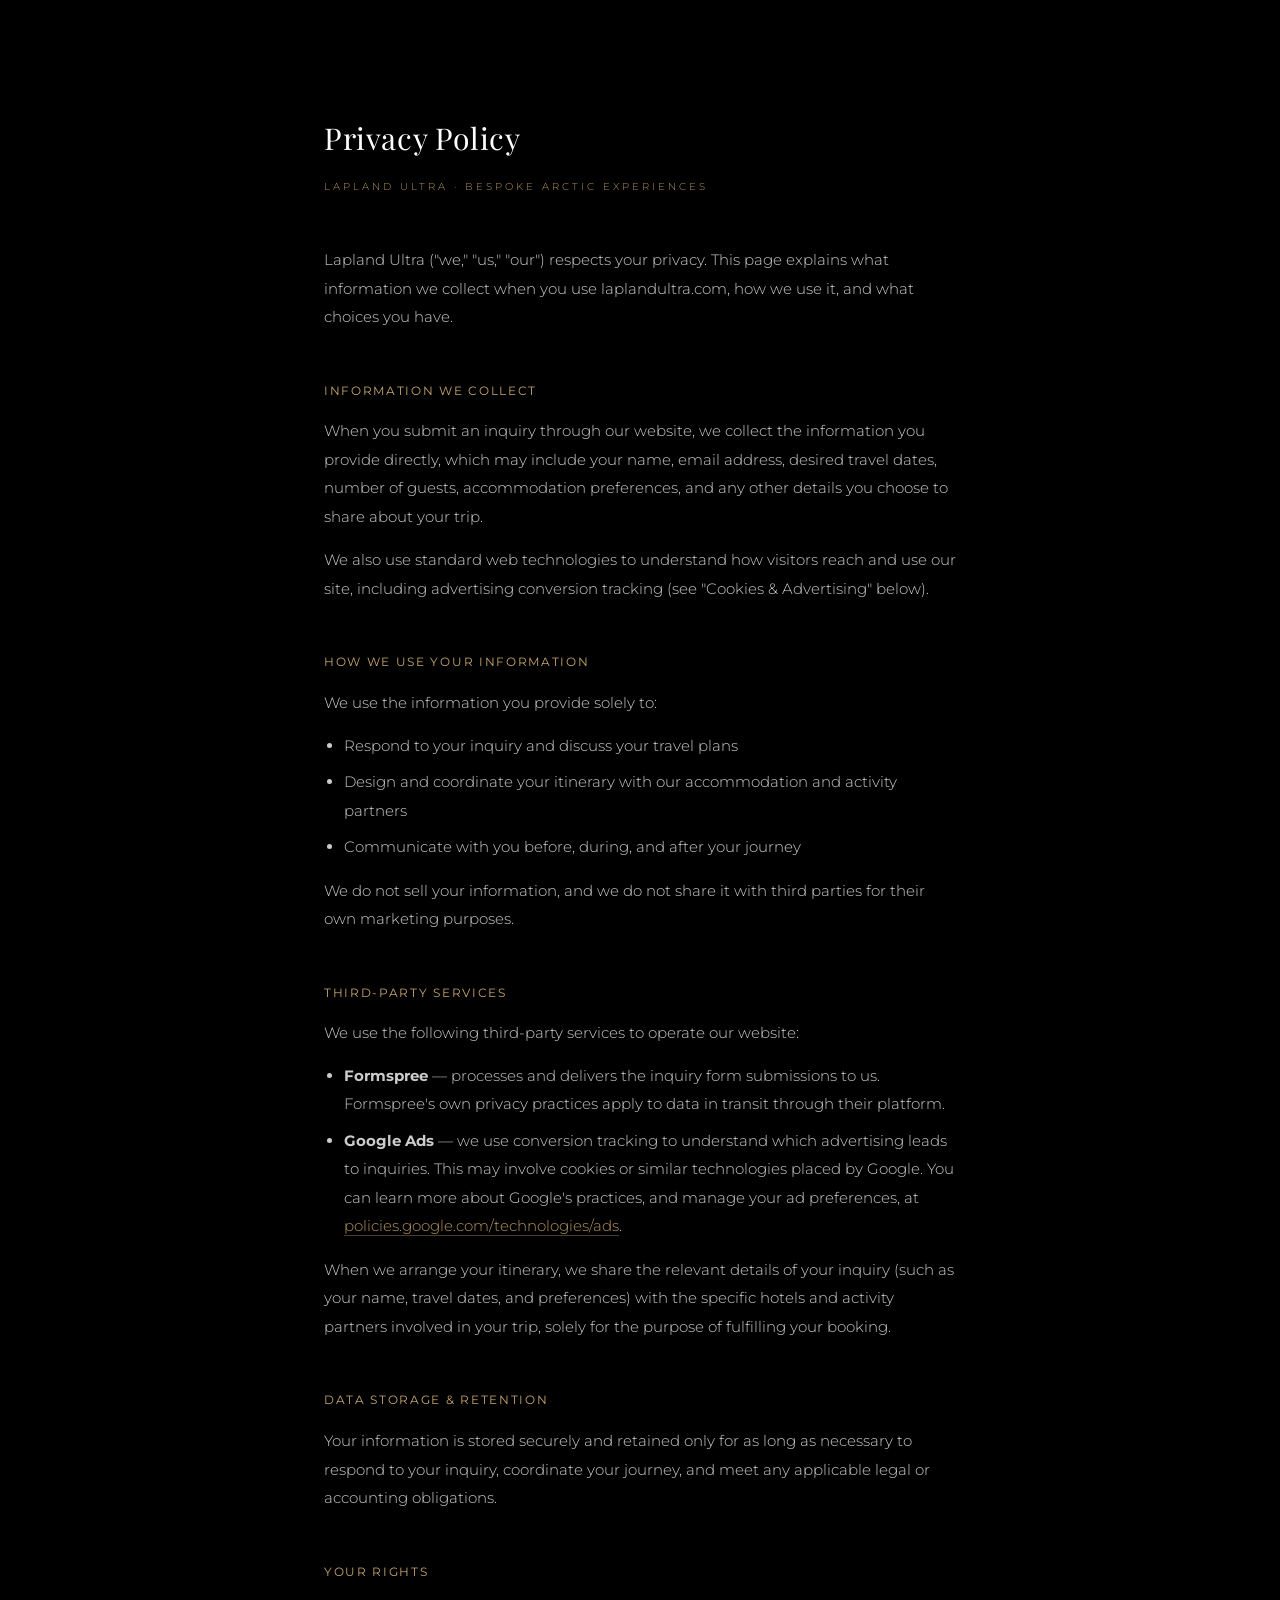
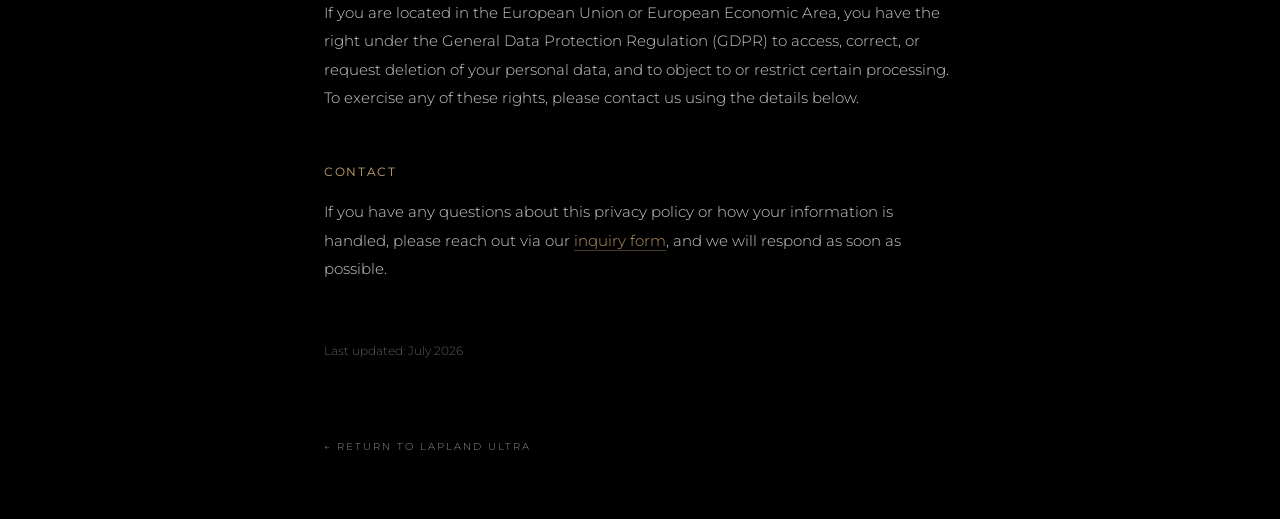
<file: privacy.html>
<!DOCTYPE html>
<html lang="en">
<head>
<meta charset="UTF-8">
<meta name="viewport" content="width=device-width, initial-scale=1.0">
<title>Privacy Policy · Lapland Ultra</title>
<link rel="preconnect" href="https://fonts.googleapis.com">
<link href="https://fonts.googleapis.com/css2?family=Montserrat:ital,wght@0,300;0,400;1,300&family=Playfair+Display:wght@300;400&display=swap" rel="stylesheet">
<style>
  * { box-sizing:border-box; }

  body {
    background:#000;
    color:rgba(255,255,255,0.85);
    font-family:"Montserrat",sans-serif;
    font-weight:300;
    max-width:680px;
    margin:0 auto;
    padding:90px 24px 60px;
    line-height:1.9;
    font-size:15px;
  }

  h1 {
    font-family:"Playfair Display",serif;
    font-weight:300;
    font-size:30px;
    color:#ffffff;
    letter-spacing:0.02em;
    margin-bottom:10px;
  }

  .subtitle {
    font-family:"Montserrat",sans-serif;
    font-size:10px;
    letter-spacing:0.3em;
    text-transform:uppercase;
    color:#b79560;
    margin-bottom:50px;
  }

  h2 {
    font-family:"Montserrat",sans-serif;
    font-weight:400;
    font-size:12px;
    letter-spacing:0.14em;
    text-transform:uppercase;
    color:#c5a56d;
    margin-top:48px;
    margin-bottom:14px;
  }

  p {
    color:rgba(255,255,255,0.8);
    margin-bottom:14px;
  }

  ul {
    margin:0 0 14px 0;
    padding-left:20px;
    color:rgba(255,255,255,0.8);
  }

  li { margin-bottom:8px; }

  a {
    color:#b79560;
    text-decoration:none;
    border-bottom:0.5px solid rgba(183,149,96,0.4);
  }

  a:hover { color:#c5a56d; }

  .meta {
    margin-top:56px;
    font-size:12px;
    color:rgba(255,255,255,0.35);
  }

  .back-link {
    display:inline-block;
    margin-top:60px;
    font-family:"Montserrat",sans-serif;
    font-size:10px;
    letter-spacing:0.2em;
    text-transform:uppercase;
    color:rgba(255,255,255,0.55);
    border-bottom:none;
  }

  .back-link:hover { color:#b79560; }
</style>
</head>
<body>

<h1>Privacy Policy</h1>
<p class="subtitle">Lapland Ultra · Bespoke Arctic Experiences</p>

<p>Lapland Ultra ("we," "us," "our") respects your privacy. This page explains what information we collect when you use laplandultra.com, how we use it, and what choices you have.</p>

<h2>Information We Collect</h2>
<p>When you submit an inquiry through our website, we collect the information you provide directly, which may include your name, email address, desired travel dates, number of guests, accommodation preferences, and any other details you choose to share about your trip.</p>
<p>We also use standard web technologies to understand how visitors reach and use our site, including advertising conversion tracking (see "Cookies &amp; Advertising" below).</p>

<h2>How We Use Your Information</h2>
<p>We use the information you provide solely to:</p>
<ul>
  <li>Respond to your inquiry and discuss your travel plans</li>
  <li>Design and coordinate your itinerary with our accommodation and activity partners</li>
  <li>Communicate with you before, during, and after your journey</li>
</ul>
<p>We do not sell your information, and we do not share it with third parties for their own marketing purposes.</p>

<h2>Third-Party Services</h2>
<p>We use the following third-party services to operate our website:</p>
<ul>
  <li><strong>Formspree</strong> — processes and delivers the inquiry form submissions to us. Formspree's own privacy practices apply to data in transit through their platform.</li>
  <li><strong>Google Ads</strong> — we use conversion tracking to understand which advertising leads to inquiries. This may involve cookies or similar technologies placed by Google. You can learn more about Google's practices, and manage your ad preferences, at <a href="https://policies.google.com/technologies/ads" target="_blank" rel="noopener">policies.google.com/technologies/ads</a>.</li>
</ul>
<p>When we arrange your itinerary, we share the relevant details of your inquiry (such as your name, travel dates, and preferences) with the specific hotels and activity partners involved in your trip, solely for the purpose of fulfilling your booking.</p>

<h2>Data Storage &amp; Retention</h2>
<p>Your information is stored securely and retained only for as long as necessary to respond to your inquiry, coordinate your journey, and meet any applicable legal or accounting obligations.</p>

<h2>Your Rights</h2>
<p>If you are located in the European Union or European Economic Area, you have the right under the General Data Protection Regulation (GDPR) to access, correct, or request deletion of your personal data, and to object to or restrict certain processing. To exercise any of these rights, please contact us using the details below.</p>

<h2>Contact</h2>
<p>If you have any questions about this privacy policy or how your information is handled, please reach out via our <a href="index.html">inquiry form</a>, and we will respond as soon as possible.</p>

<p class="meta">Last updated: July 2026</p>

<a class="back-link" href="index.html">&larr; Return to Lapland Ultra</a>

</body>
</html>
</file>
<file: journal/journal.css>
/* Lapland Ultra — Journal shared styles. Mirrors index.html's brand system:
   Playfair Display / Montserrat, near-black background, gold + ice-blue accents. */

* { margin:0; padding:0; box-sizing:border-box; }

html, body {
  width:100%;
  max-width:100%;
  overflow-x:hidden;
  background:#0a0a0a;
}

img { max-width:100%; height:auto; }

body {
  position:relative;
  font-family:"Montserrat",sans-serif;
  color:rgba(255,255,255,0.94);
}

a { color:inherit; }

/* Header */
.journal-header {
  display:flex;
  flex-direction:column;
  align-items:center;
  text-align:center;
  gap:18px;
  padding:70px 24px 60px;
}

.journal-header .logo-link { display:block; }

.journal-header .logo {
  width:min(340px, 70vw);
  height:auto;
  display:block;
}

.divider {
  display:flex;
  align-items:center;
  gap:16px;
}

.divider-line { width:50px; height:0.5px; background:rgba(183,149,96,0.4); }
.divider-diamond { width:5px; height:5px; border:0.5px solid #b79560; transform:rotate(45deg); }

.journal-kicker {
  font-family:"Montserrat",sans-serif;
  font-size:10px;
  letter-spacing:0.4em;
  text-transform:uppercase;
  color:#c5a56d;
}

/* Section label (matches homepage) */
.section-label {
  font-family:"Montserrat",sans-serif;
  font-size:10px;
  letter-spacing:0.4em;
  text-transform:uppercase;
  color:#c5a56d;
  margin-bottom:20px;
  display:flex;
  align-items:center;
  gap:16px;
}

.section-label::before, .section-label::after {
  content:"";
  width:34px;
  height:0.5px;
  background:rgba(183,149,96,0.4);
}

/* Journal index — post list */
.journal-list {
  max-width:900px;
  margin:0 auto;
  padding:0 24px 120px;
}

.post-card {
  display:grid;
  grid-template-columns:280px 1fr;
  gap:40px;
  align-items:center;
  padding:36px 0;
  border-top:0.5px solid rgba(183,149,96,0.15);
  text-decoration:none;
  color:inherit;
}

.post-card:first-of-type { border-top:0.5px solid rgba(183,149,96,0.15); }

.post-card-image {
  width:100%;
  height:170px;
  object-fit:cover;
  display:block;
  filter:saturate(0.92);
}

.post-card-date {
  font-family:"Montserrat",sans-serif;
  font-size:10px;
  letter-spacing:0.2em;
  text-transform:uppercase;
  color:rgba(183,149,96,0.7);
  margin-bottom:12px;
}

.post-card-title {
  font-family:"Playfair Display", serif;
  font-weight:400;
  font-size:clamp(21px, 4vw, 26px);
  color:#ffffff;
  margin-bottom:14px;
  line-height:1.3;
}

.post-card-excerpt {
  font-family:"Montserrat",sans-serif;
  font-weight:300;
  font-size:14px;
  line-height:1.85;
  color:rgba(255,255,255,0.7);
}

/* Article */
.article {
  max-width:720px;
  margin:0 auto;
  padding:0 24px 100px;
}

.article-hero {
  width:100%;
  height:min(52vw, 440px);
  object-fit:cover;
  display:block;
  filter:saturate(0.92);
  margin-bottom:56px;
}

.article-meta {
  font-family:"Montserrat",sans-serif;
  font-size:10px;
  letter-spacing:0.2em;
  text-transform:uppercase;
  color:rgba(183,149,96,0.7);
  margin-bottom:20px;
  text-align:center;
}

.article h1 {
  font-family:"Playfair Display", serif;
  font-weight:400;
  font-size:clamp(30px, 4.5vw, 44px);
  line-height:1.25;
  color:#ffffff;
  text-align:center;
  margin-bottom:56px;
}

.article h2 {
  font-family:"Playfair Display", serif;
  font-weight:400;
  font-size:clamp(21px, 4vw, 26px);
  color:#ffffff;
  margin:56px 0 22px;
}

.article h3 {
  font-family:"Montserrat", sans-serif;
  font-weight:400;
  font-size:14px;
  letter-spacing:0.08em;
  text-transform:uppercase;
  color:#c5a56d;
  margin:34px 0 14px;
}

.article p {
  font-family:"Montserrat",sans-serif;
  font-weight:300;
  font-size:clamp(15px, 3.6vw, 17px);
  line-height:1.95;
  color:rgba(255,255,255,0.86);
  margin-bottom:22px;
}

.article ul {
  margin:0 0 22px 20px;
  color:rgba(255,255,255,0.86);
}

.article li {
  font-family:"Montserrat",sans-serif;
  font-weight:300;
  font-size:clamp(15px, 3.6vw, 17px);
  line-height:1.9;
  margin-bottom:10px;
}

.article a.inline-link {
  color:#b79560;
  text-decoration:underline;
  text-decoration-color:rgba(183,149,96,0.4);
  text-underline-offset:3px;
}

.article a.inline-link:hover { text-decoration-color:#b79560; }

/* FAQ */
.faq-item {
  border-top:0.5px solid rgba(183,149,96,0.15);
  padding:26px 0;
}

.faq-question {
  font-family:"Montserrat",sans-serif;
  font-weight:400;
  font-size:15px;
  letter-spacing:0.02em;
  color:#ffffff;
  margin-bottom:12px;
}

.faq-answer {
  font-family:"Montserrat",sans-serif;
  font-weight:300;
  font-size:15px;
  line-height:1.9;
  color:rgba(255,255,255,0.72);
}

/* Closing CTA */
.article-cta {
  text-align:center;
  padding:60px 0 10px;
  border-top:0.5px solid rgba(183,149,96,0.15);
  margin-top:60px;
}

.article-cta p {
  max-width:440px;
  margin:0 auto 30px;
}

.inquire-btn {
  display:inline-block;
  padding:15px 50px;
  border:0.5px solid #b79560;
  color:#b79560;
  background:transparent;
  font-family:"Playfair Display", serif;
  font-size:14px;
  font-weight:300;
  letter-spacing:0.35em;
  text-transform:uppercase;
  text-decoration:none;
  cursor:pointer;
  transition:background 0.4s;
}

.inquire-btn:hover { background:rgba(183,149,96,0.08); }

/* Breadcrumb */
.breadcrumb {
  max-width:720px;
  margin:0 auto;
  padding:30px 24px 0;
  font-family:"Montserrat",sans-serif;
  font-size:10px;
  letter-spacing:0.15em;
  text-transform:uppercase;
  color:rgba(255,255,255,0.4);
}

.breadcrumb a { color:rgba(255,255,255,0.4); text-decoration:none; }
.breadcrumb a:hover { color:#b79560; }

/* Footer (matches homepage) */
.site-footer {
  position:relative;
  z-index:1;
  padding:50px 24px 40px;
  text-align:center;
  border-top:0.5px solid rgba(183,149,96,0.12);
}

.footer-links { margin-bottom:14px; }

.footer-link {
  font-family:"Montserrat",sans-serif;
  font-size:10px;
  letter-spacing:0.2em;
  text-transform:uppercase;
  color:rgba(255,255,255,0.7);
  text-decoration:none;
}

.footer-link:hover { color:#b79560; }

.footer-dot { color:rgba(255,255,255,0.15); margin:0 14px; font-size:10px; }

.footer-copy {
  font-family:"Montserrat",sans-serif;
  font-size:9px;
  letter-spacing:0.25em;
  color:rgba(255,255,255,0.18);
  text-transform:uppercase;
}

/* Modal (matches homepage inquiry form) */
.modal-overlay {
  display:none;
  position:fixed;
  top:0; left:0;
  width:100%; height:100%;
  background:rgba(0,0,0,0.85);
  z-index:100;
  align-items:center;
  justify-content:center;
  padding:20px;
  overflow-y:auto;
}

.modal-overlay.active { display:flex; }

.modal {
  background:#0a0a0a;
  border:0.5px solid rgba(183,149,96,0.3);
  padding:48px 40px;
  width:100%;
  max-width:520px;
  position:relative;
  margin:auto;
}

.modal-close {
  position:absolute;
  top:20px; right:24px;
  color:rgba(183,149,96,0.5);
  font-size:20px;
  cursor:pointer;
  background:none;
  border:none;
  line-height:1;
}

.modal-close:hover { color:#b79560; }

.modal-title {
  font-family:"Montserrat",sans-serif;
  font-weight:300;
  font-size:22px;
  letter-spacing:0.02em;
  color:rgba(255,255,255,0.94);
  margin-bottom:8px;
}

.modal-sub {
  font-size:10px;
  letter-spacing:0.22em;
  text-transform:uppercase;
  color:rgba(183,149,96,0.6);
  margin-bottom:36px;
  font-family:"Montserrat",sans-serif;
}

.form-row { margin-bottom:24px; }

.form-label {
  display:block;
  font-size:9px;
  letter-spacing:0.22em;
  text-transform:uppercase;
  color:rgba(255,255,255,0.9);
  margin-bottom:8px;
  font-family:"Montserrat",sans-serif;
}

.form-input {
  width:100%;
  background:transparent;
  border:none;
  border-bottom:0.5px solid rgba(183,149,96,0.25);
  padding:10px 0;
  color:rgba(255,255,255,0.94);
  font-family:"Montserrat",sans-serif;
  font-size:15px;
  font-weight:300;
  outline:none;
  transition:border-color 0.3s;
}

.form-input:focus { border-bottom-color:#b79560; }
.form-input::placeholder { color:rgba(255,255,255,0.3); font-style:italic; }
.form-select { appearance:none; -webkit-appearance:none; cursor:pointer; }
.form-select option { background:#0a0a0a; color:#f0f0f0; }

.form-submit {
  width:100%;
  margin-top:36px;
  padding:16px;
  border:0.5px solid #b79560;
  color:#b79560;
  background:transparent;
  font-family:"Playfair Display",serif;
  font-size:13px;
  font-weight:300;
  letter-spacing:0.3em;
  text-transform:uppercase;
  cursor:pointer;
  transition:background 0.3s;
}

.form-submit:hover { background:rgba(183,149,96,0.08); }

.success-msg { display:none; text-align:center; padding:20px 0; }
.success-msg p { font-family:"Playfair Display",serif; font-size:18px; font-weight:300; color:rgba(255,255,255,0.7); line-height:1.8; }
.success-msg span { color:#b79560; font-style:italic; }

.reveal {
  opacity:0;
  transform:translateY(24px);
  transition:opacity 1s ease, transform 1s ease;
}

.reveal.visible {
  opacity:1;
  transform:translateY(0);
}

@media (max-width:640px) {
  .post-card { grid-template-columns:1fr; gap:20px; }
  .post-card-image { height:200px; }
}

@media (max-width:480px) {
  .journal-header { padding:50px 20px 44px; gap:14px; }
  .journal-list { padding:0 20px 90px; }
  .article { padding:0 20px 80px; }
  .breadcrumb { padding:22px 20px 0; }
  .article-hero { margin-bottom:38px; }
  .article h1 { margin-bottom:38px; }
  .modal { padding:40px 24px; }
  .article-cta { padding:44px 0 10px; }
}
</file>
